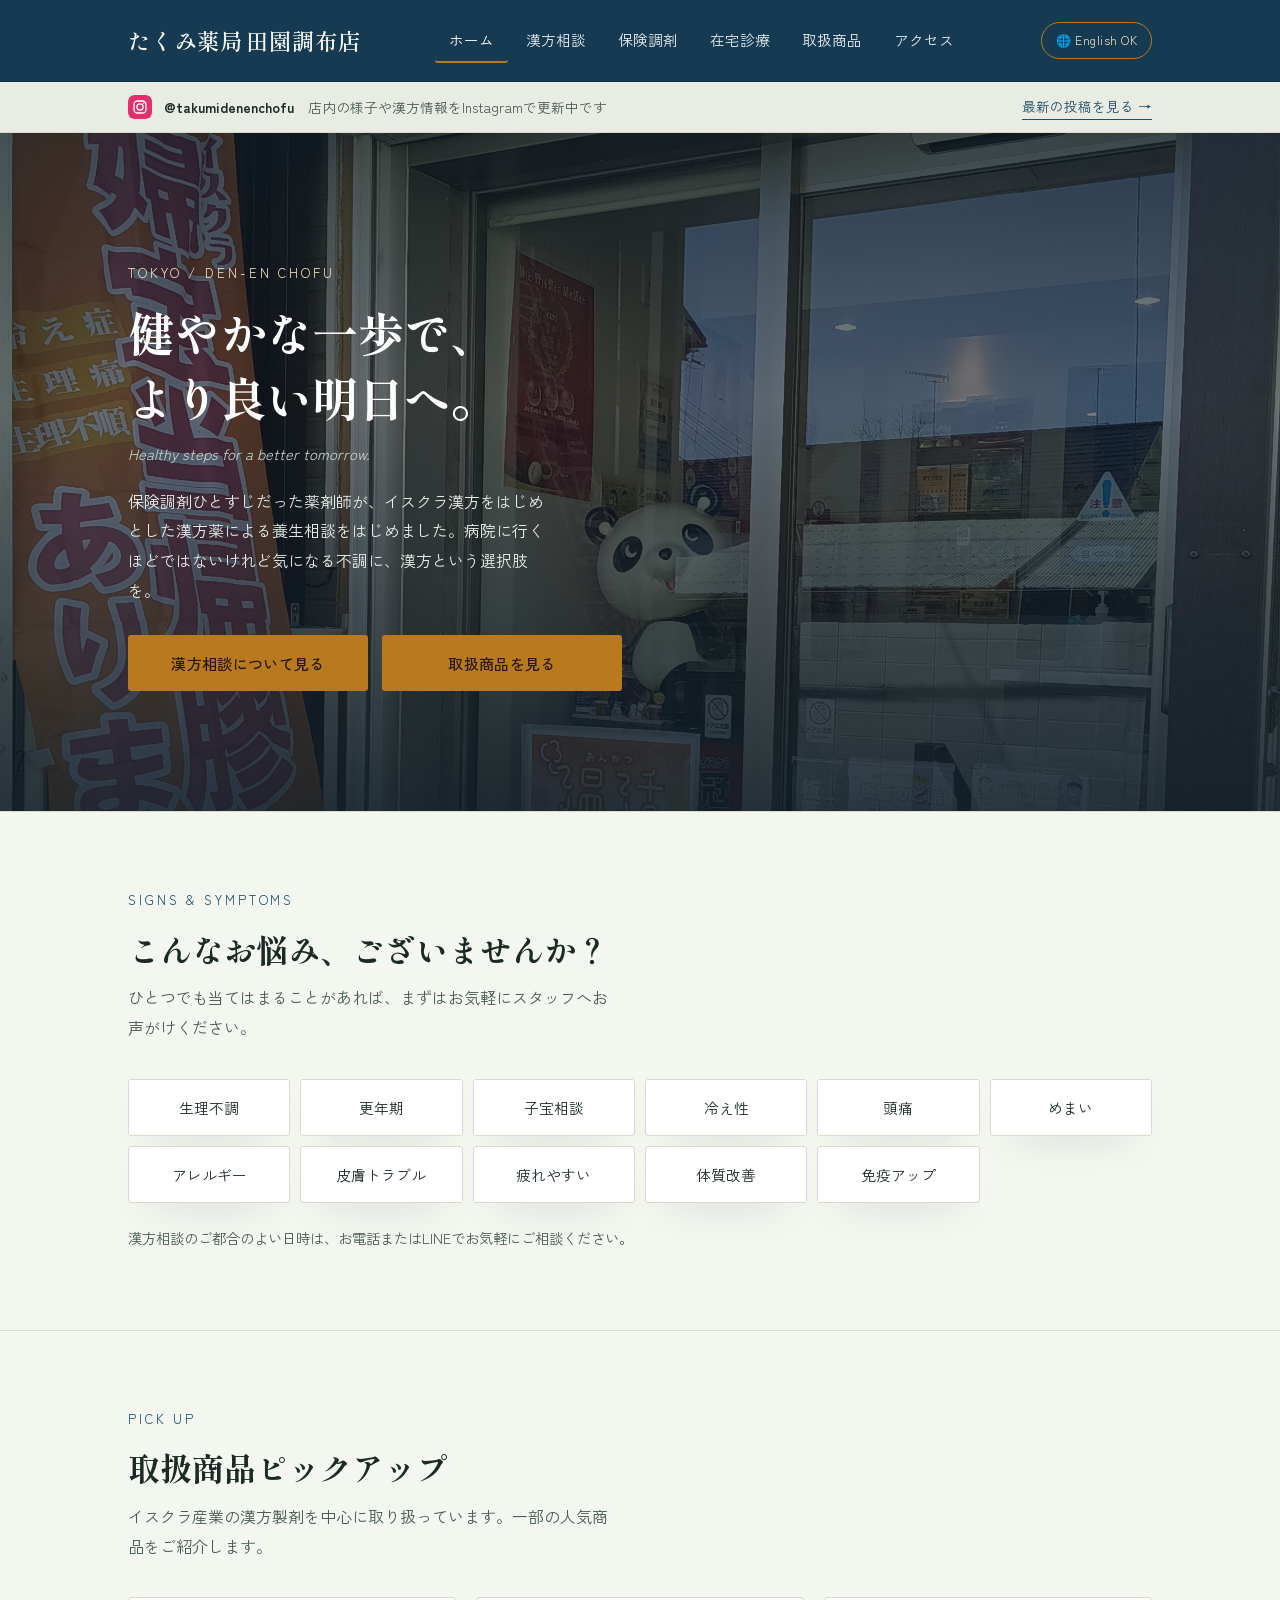
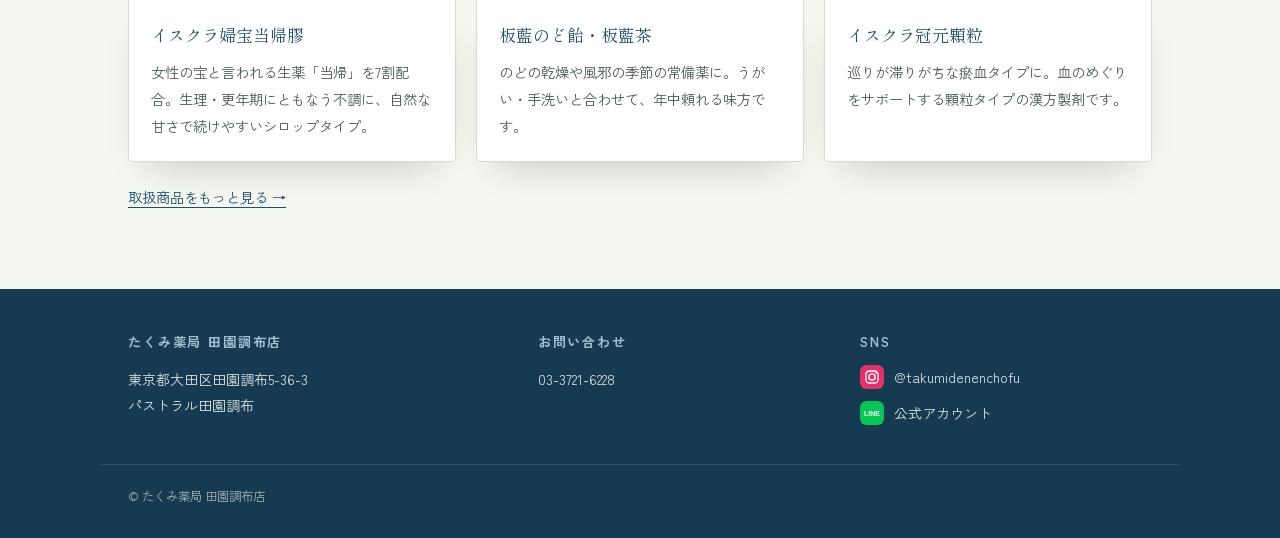
<file: index.html>
<!doctype html>
<html lang="ja">
<head>
<meta charset="utf-8">
<meta name="viewport" content="width=device-width, initial-scale=1">
<title>たくみ薬局 田園調布店</title>
<link rel="stylesheet" href="https://fonts.googleapis.com/css2?family=Shippori+Mincho:wght@400;500;600;800&family=Zen+Kaku+Gothic+New:wght@400;500;700;900&display=swap">
<link rel="stylesheet" href="style.css">
</head>
<body>
<header class="site-header">
  <div class="header-inner">
    <a class="brand" href="index.html">
      <span class="brand-jp">たくみ薬局</span>
      <span class="brand-sub">田園調布店</span>
    </a>
    <nav class="site-nav">
      <a href="index.html" aria-current="page">ホーム</a>
      <a href="kampo.html">漢方相談</a>
      <a href="hoken-chozai.html">保険調剤</a>
      <a href="zaitaku.html">在宅診療</a>
      <a href="products.html">取扱商品</a>
      <a href="access.html">アクセス</a>
    </nav>
    <span class="lang-badge">🌐 English OK</span>
  </div>
</header>

<div class="insta-banner">
  <div class="wrap">
    <svg viewBox="0 0 48 48" xmlns="http://www.w3.org/2000/svg" role="img" aria-label="Instagram"><rect width="48" height="48" rx="12" fill="#E1306C"/><rect x="12" y="12" width="24" height="24" rx="7" fill="none" stroke="#fff" stroke-width="2.6"/><circle cx="24" cy="24" r="6.2" fill="none" stroke="#fff" stroke-width="2.6"/><circle cx="31.6" cy="16.4" r="1.6" fill="#fff"/></svg>
    <span class="label"><strong>@takumidenenchofu</strong>　店内の様子や漢方情報をInstagramで更新中です</span>
    <a class="cta" href="https://www.instagram.com/takumidenenchofu" target="_blank" rel="noopener">最新の投稿を見る →</a>
  </div>
</div>

<section class="hero">
  <div class="hero-media">
    <img src="images/hero-main.jpg" alt="たくみ薬局 田園調布店の店内">
  </div>
  <div class="hero-copy">
    <p class="eyebrow">Tokyo / Den-en chofu</p>
    <h1>健やかな一歩で、<br>より良い明日へ。</h1>
    <p class="lead-en">Healthy steps for a better tomorrow.</p>
    <p class="lead">保険調剤ひとすじだった薬剤師が、イスクラ漢方をはじめとした漢方薬による養生相談をはじめました。病院に行くほどではないけれど気になる不調に、漢方という選択肢を。</p>
    <div class="hero-actions">
      <a class="btn btn-primary" href="kampo.html">漢方相談について見る</a>
      <a class="btn btn-primary" href="products.html">取扱商品を見る</a>
    </div>
  </div>
</section>

<section>
  <div class="wrap">
    <div class="section-head">
      <p class="eyebrow">SIGNS &amp; SYMPTOMS</p>
      <h2>こんなお悩み、ございませんか？</h2>
      <p>ひとつでも当てはまることがあれば、まずはお気軽にスタッフへお声がけください。</p>
    </div>
    <ul class="tag-grid">
      <li>生理不調</li>
      <li>更年期</li>
      <li>子宝相談</li>
      <li>冷え性</li>
      <li>頭痛</li>
      <li>めまい</li>
      <li>アレルギー</li>
      <li>皮膚トラブル</li>
      <li>疲れやすい</li>
      <li>体質改善</li>
      <li>免疫アップ</li>
    </ul>
    <p class="note">漢方相談のご都合のよい日時は、お電話またはLINEでお気軽にご相談ください。</p>
  </div>
</section>

<section>
  <div class="wrap">
    <div class="section-head">
      <p class="eyebrow">PICK UP</p>
      <h2>取扱商品ピックアップ</h2>
      <p>イスクラ産業の漢方製剤を中心に取り扱っています。一部の人気商品をご紹介します。</p>
    </div>
    <div class="featured-strip">
      <div class="featured-card">
        <p class="name">イスクラ婦宝当帰膠</p>
        <p>女性の宝と言われる生薬「当帰」を7割配合。生理・更年期にともなう不調に、自然な甘さで続けやすいシロップタイプ。</p>
      </div>
      <div class="featured-card">
        <p class="name">板藍のど飴・板藍茶</p>
        <p>のどの乾燥や風邪の季節の常備薬に。うがい・手洗いと合わせて、年中頼れる味方です。</p>
      </div>
      <div class="featured-card">
        <p class="name">イスクラ冠元顆粒</p>
        <p>巡りが滞りがちな瘀血タイプに。血のめぐりをサポートする顆粒タイプの漢方製剤です。</p>
      </div>
    </div>
    <p class="note"><a href="products.html" style="color:var(--indigo); border-bottom:1px solid var(--indigo); text-decoration:none;">取扱商品をもっと見る →</a></p>
  </div>
</section>

<footer class="site-footer">
  <div class="wrap footer-inner">
    <div>
      <h4>たくみ薬局 田園調布店</h4>
      <p>東京都大田区田園調布5-36-3<br>パストラル田園調布</p>
    </div>
    <div>
      <h4>お問い合わせ</h4>
      <p><a href="tel:0337216228">03-3721-6228</a></p>
    </div>
    <div>
      <h4>SNS</h4>
      <div class="footer-sns-links">
        <a href="https://www.instagram.com/takumidenenchofu" target="_blank" rel="noopener">
          <svg viewBox="0 0 48 48" xmlns="http://www.w3.org/2000/svg" role="img" aria-label="Instagram"><rect width="48" height="48" rx="12" fill="#E1306C"/><rect x="12" y="12" width="24" height="24" rx="7" fill="none" stroke="#fff" stroke-width="2.6"/><circle cx="24" cy="24" r="6.2" fill="none" stroke="#fff" stroke-width="2.6"/><circle cx="31.6" cy="16.4" r="1.6" fill="#fff"/></svg>
          <span>@takumidenenchofu</span>
        </a>
        <a href="https://lin.ee/nmtRmc0" target="_blank" rel="noopener">
          <svg viewBox="0 0 48 48" xmlns="http://www.w3.org/2000/svg" role="img" aria-label="LINE"><rect width="48" height="48" rx="12" fill="#06C755"/><text x="24" y="30" text-anchor="middle" font-family="Arial, Helvetica, sans-serif" font-weight="700" font-size="14" fill="#ffffff">LINE</text></svg>
          <span>公式アカウント</span>
        </a>
      </div>
    </div>
  </div>
  <div class="footer-bottom wrap">
    &copy; たくみ薬局 田園調布店
  </div>
</footer>
</body>
</html>
</file>
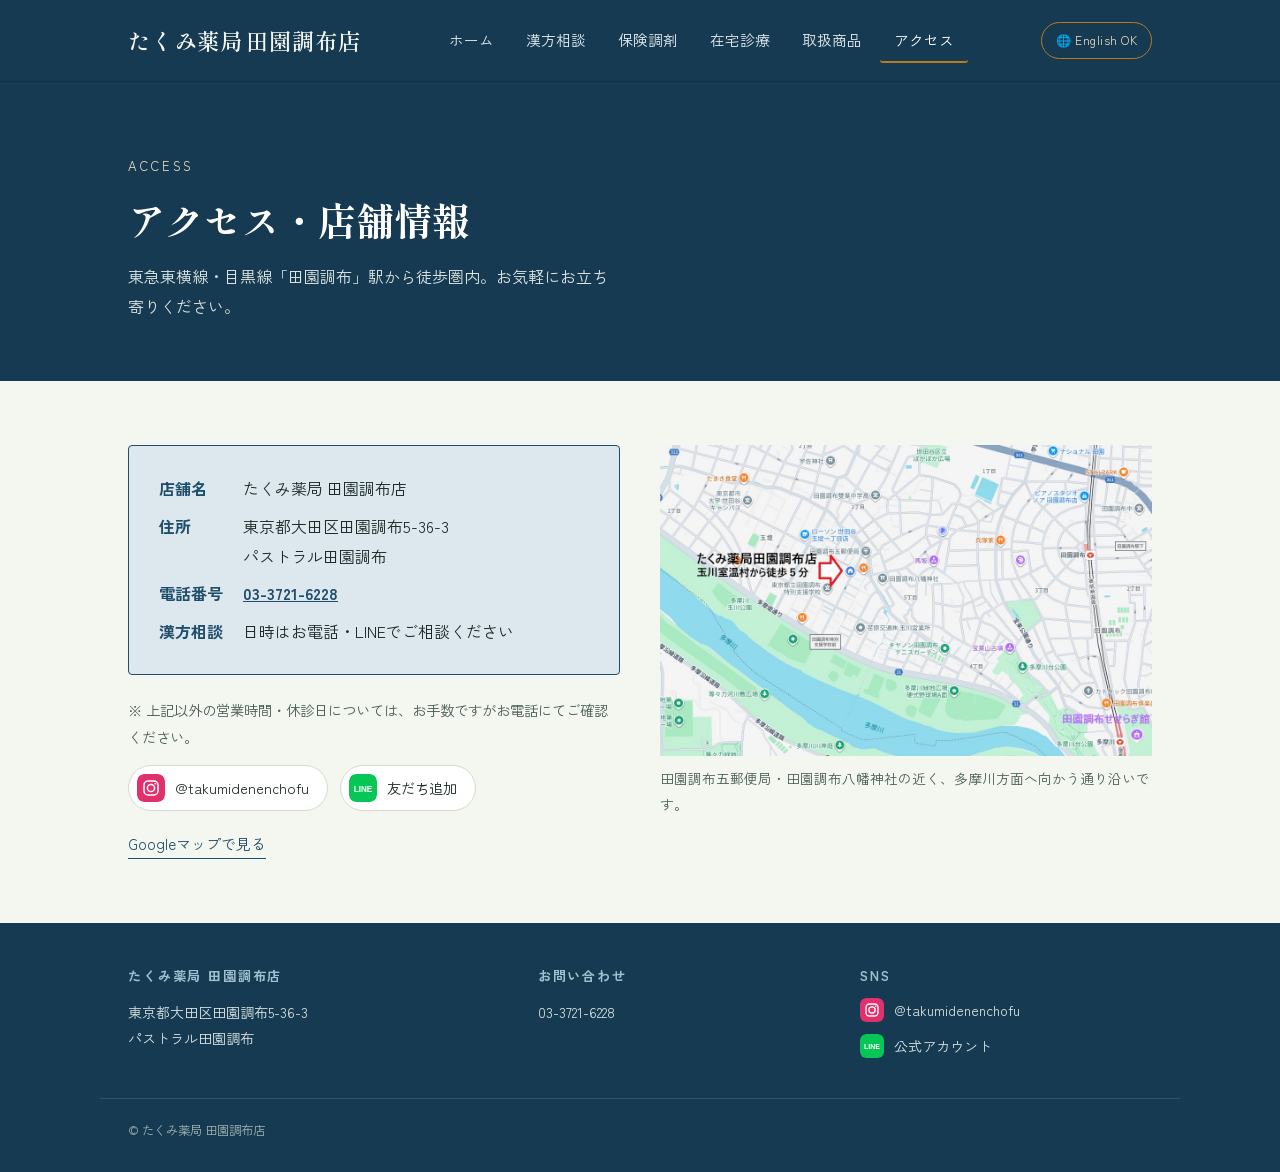
<file: access.html>
<!doctype html>
<html lang="ja">
<head>
<meta charset="utf-8">
<meta name="viewport" content="width=device-width, initial-scale=1">
<title>アクセス | たくみ薬局 田園調布店</title>
<link rel="stylesheet" href="https://fonts.googleapis.com/css2?family=Shippori+Mincho:wght@400;500;600;800&family=Zen+Kaku+Gothic+New:wght@400;500;700;900&display=swap">
<link rel="stylesheet" href="style.css">
</head>
<body>
<header class="site-header">
  <div class="header-inner">
    <a class="brand" href="index.html">
      <span class="brand-jp">たくみ薬局</span>
      <span class="brand-sub">田園調布店</span>
    </a>
    <nav class="site-nav">
      <a href="index.html">ホーム</a>
      <a href="kampo.html">漢方相談</a>
      <a href="hoken-chozai.html">保険調剤</a>
      <a href="zaitaku.html">在宅診療</a>
      <a href="products.html">取扱商品</a>
      <a href="access.html" aria-current="page">アクセス</a>
    </nav>
    <span class="lang-badge">🌐 English OK</span>
  </div>
</header>

<div class="page-banner">
  <div class="wrap">
    <p class="eyebrow">ACCESS</p>
    <h1>アクセス・店舗情報</h1>
    <p>東急東横線・目黒線「田園調布」駅から徒歩圏内。お気軽にお立ち寄りください。</p>
  </div>
</div>

<section>
  <div class="wrap">
    <div class="contact-grid">
      <div>
        <div class="info-box">
          <dl>
            <dt>店舗名</dt>
            <dd>たくみ薬局 田園調布店</dd>
            <dt>住所</dt>
            <dd>東京都大田区田園調布5-36-3<br>パストラル田園調布</dd>
            <dt>電話番号</dt>
            <dd><a href="tel:0337216228" style="color:var(--indigo); font-weight:700;">03-3721-6228</a></dd>
            <dt>漢方相談</dt>
            <dd>日時はお電話・LINEでご相談ください</dd>
          </dl>
        </div>
        <p class="note">※ 上記以外の営業時間・休診日については、お手数ですがお電話にてご確認ください。</p>

        <div class="sns-buttons">
          <a class="sns-button" href="https://www.instagram.com/takumidenenchofu" target="_blank" rel="noopener">
            <svg viewBox="0 0 48 48" xmlns="http://www.w3.org/2000/svg" role="img" aria-label="Instagram"><rect width="48" height="48" rx="12" fill="#E1306C"/><rect x="12" y="12" width="24" height="24" rx="7" fill="none" stroke="#fff" stroke-width="2.6"/><circle cx="24" cy="24" r="6.2" fill="none" stroke="#fff" stroke-width="2.6"/><circle cx="31.6" cy="16.4" r="1.6" fill="#fff"/></svg>
            <span>@takumidenenchofu</span>
          </a>
          <a class="sns-button" href="https://lin.ee/nmtRmc0" target="_blank" rel="noopener">
            <svg viewBox="0 0 48 48" xmlns="http://www.w3.org/2000/svg" role="img" aria-label="LINE"><rect width="48" height="48" rx="12" fill="#06C755"/><text x="24" y="30" text-anchor="middle" font-family="Arial, Helvetica, sans-serif" font-weight="700" font-size="14" fill="#ffffff">LINE</text></svg>
            <span>友だち追加</span>
          </a>
        </div>
        <ul class="sns-list">
          <li><a href="https://www.google.com/maps/place/%E3%81%9F%E3%81%8F%E3%81%BF%E8%96%AC%E5%B1%80+%E7%94%B0%E5%9C%92%E8%AA%BF%E5%B8%83%E5%BA%97/@35.5967974,139.608437,13z/data=!4m10!1m2!2m1!1z44Gf44GP44G_6Jas5bGA!3m6!1s0x6018f5d81b7869eb:0x521988f1e5ef9231!8m2!3d35.5963204!4d139.6556589!15sCg_jgZ_jgY_jgb_olqzlsYCSAQhwaGFybWFjeeABAA!16s%2Fg%2F11wx0h2r_t" target="_blank" rel="noopener">Googleマップで見る</a></li>
        </ul>
      </div>

      <div>
        <img src="images/store-map.jpg" alt="たくみ薬局 田園調布店 周辺地図">
        <p class="map-caption">田園調布五郵便局・田園調布八幡神社の近く、多摩川方面へ向かう通り沿いです。</p>
      </div>
    </div>
  </div>
</section>

<footer class="site-footer">
  <div class="wrap footer-inner">
    <div>
      <h4>たくみ薬局 田園調布店</h4>
      <p>東京都大田区田園調布5-36-3<br>パストラル田園調布</p>
    </div>
    <div>
      <h4>お問い合わせ</h4>
      <p><a href="tel:0337216228">03-3721-6228</a></p>
    </div>
    <div>
      <h4>SNS</h4>
      <div class="footer-sns-links">
        <a href="https://www.instagram.com/takumidenenchofu" target="_blank" rel="noopener">
          <svg viewBox="0 0 48 48" xmlns="http://www.w3.org/2000/svg" role="img" aria-label="Instagram"><rect width="48" height="48" rx="12" fill="#E1306C"/><rect x="12" y="12" width="24" height="24" rx="7" fill="none" stroke="#fff" stroke-width="2.6"/><circle cx="24" cy="24" r="6.2" fill="none" stroke="#fff" stroke-width="2.6"/><circle cx="31.6" cy="16.4" r="1.6" fill="#fff"/></svg>
          <span>@takumidenenchofu</span>
        </a>
        <a href="https://lin.ee/nmtRmc0" target="_blank" rel="noopener">
          <svg viewBox="0 0 48 48" xmlns="http://www.w3.org/2000/svg" role="img" aria-label="LINE"><rect width="48" height="48" rx="12" fill="#06C755"/><text x="24" y="30" text-anchor="middle" font-family="Arial, Helvetica, sans-serif" font-weight="700" font-size="14" fill="#ffffff">LINE</text></svg>
          <span>公式アカウント</span>
        </a>
      </div>
    </div>
  </div>
  <div class="footer-bottom wrap">
    &copy; たくみ薬局 田園調布店
  </div>
</footer>
</body>
</html>
</file>
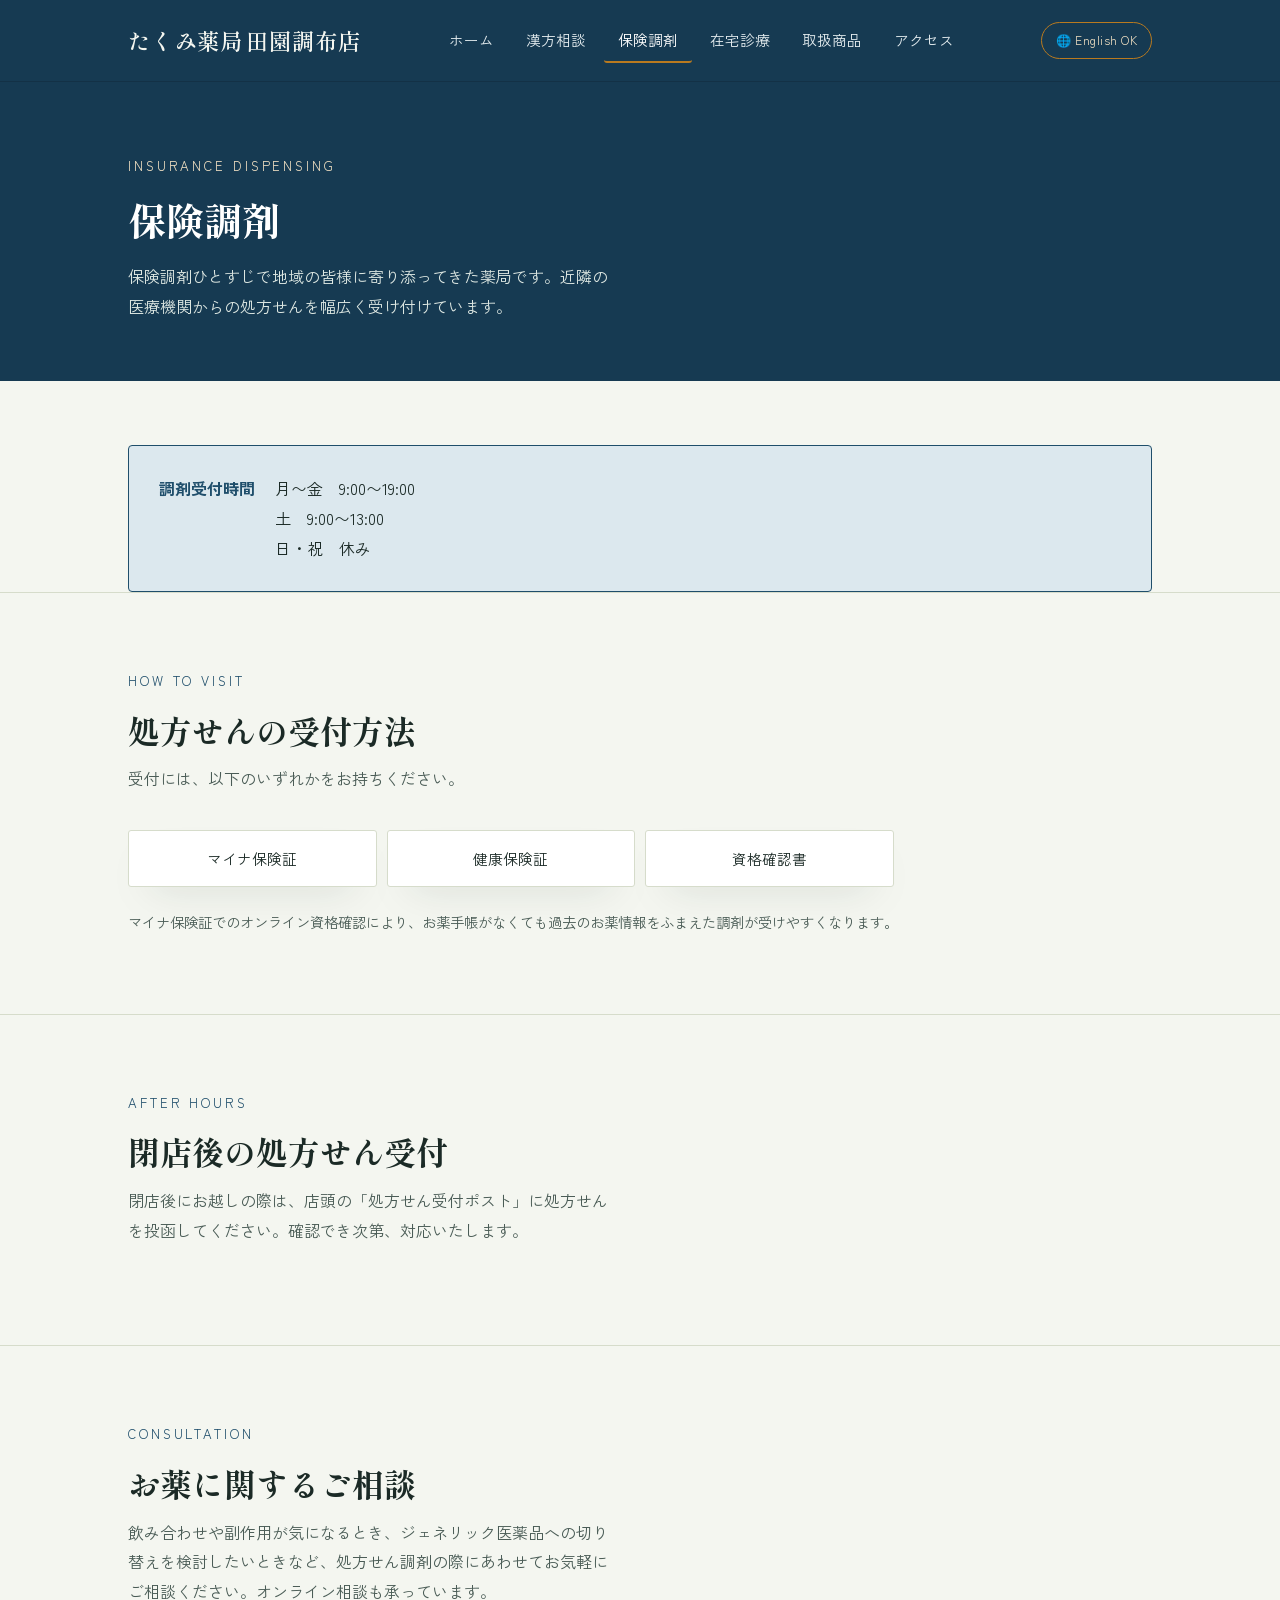
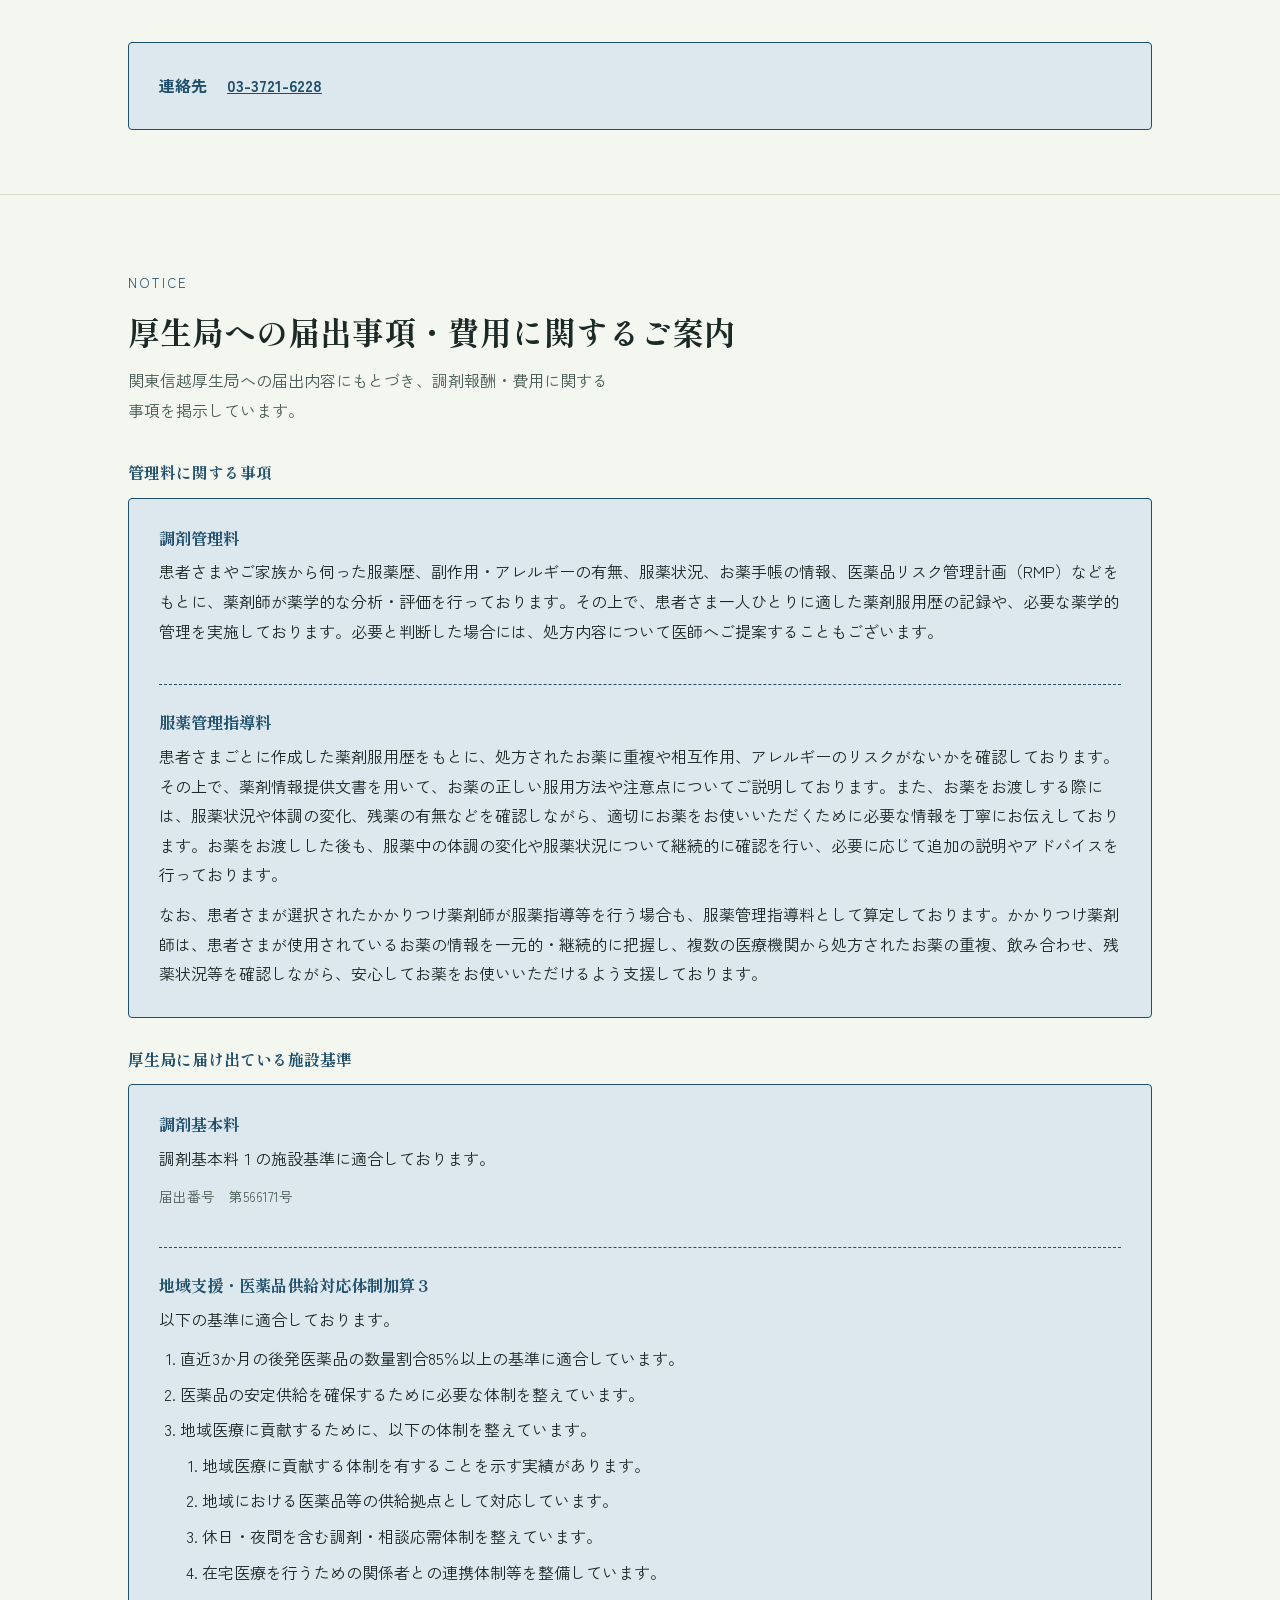
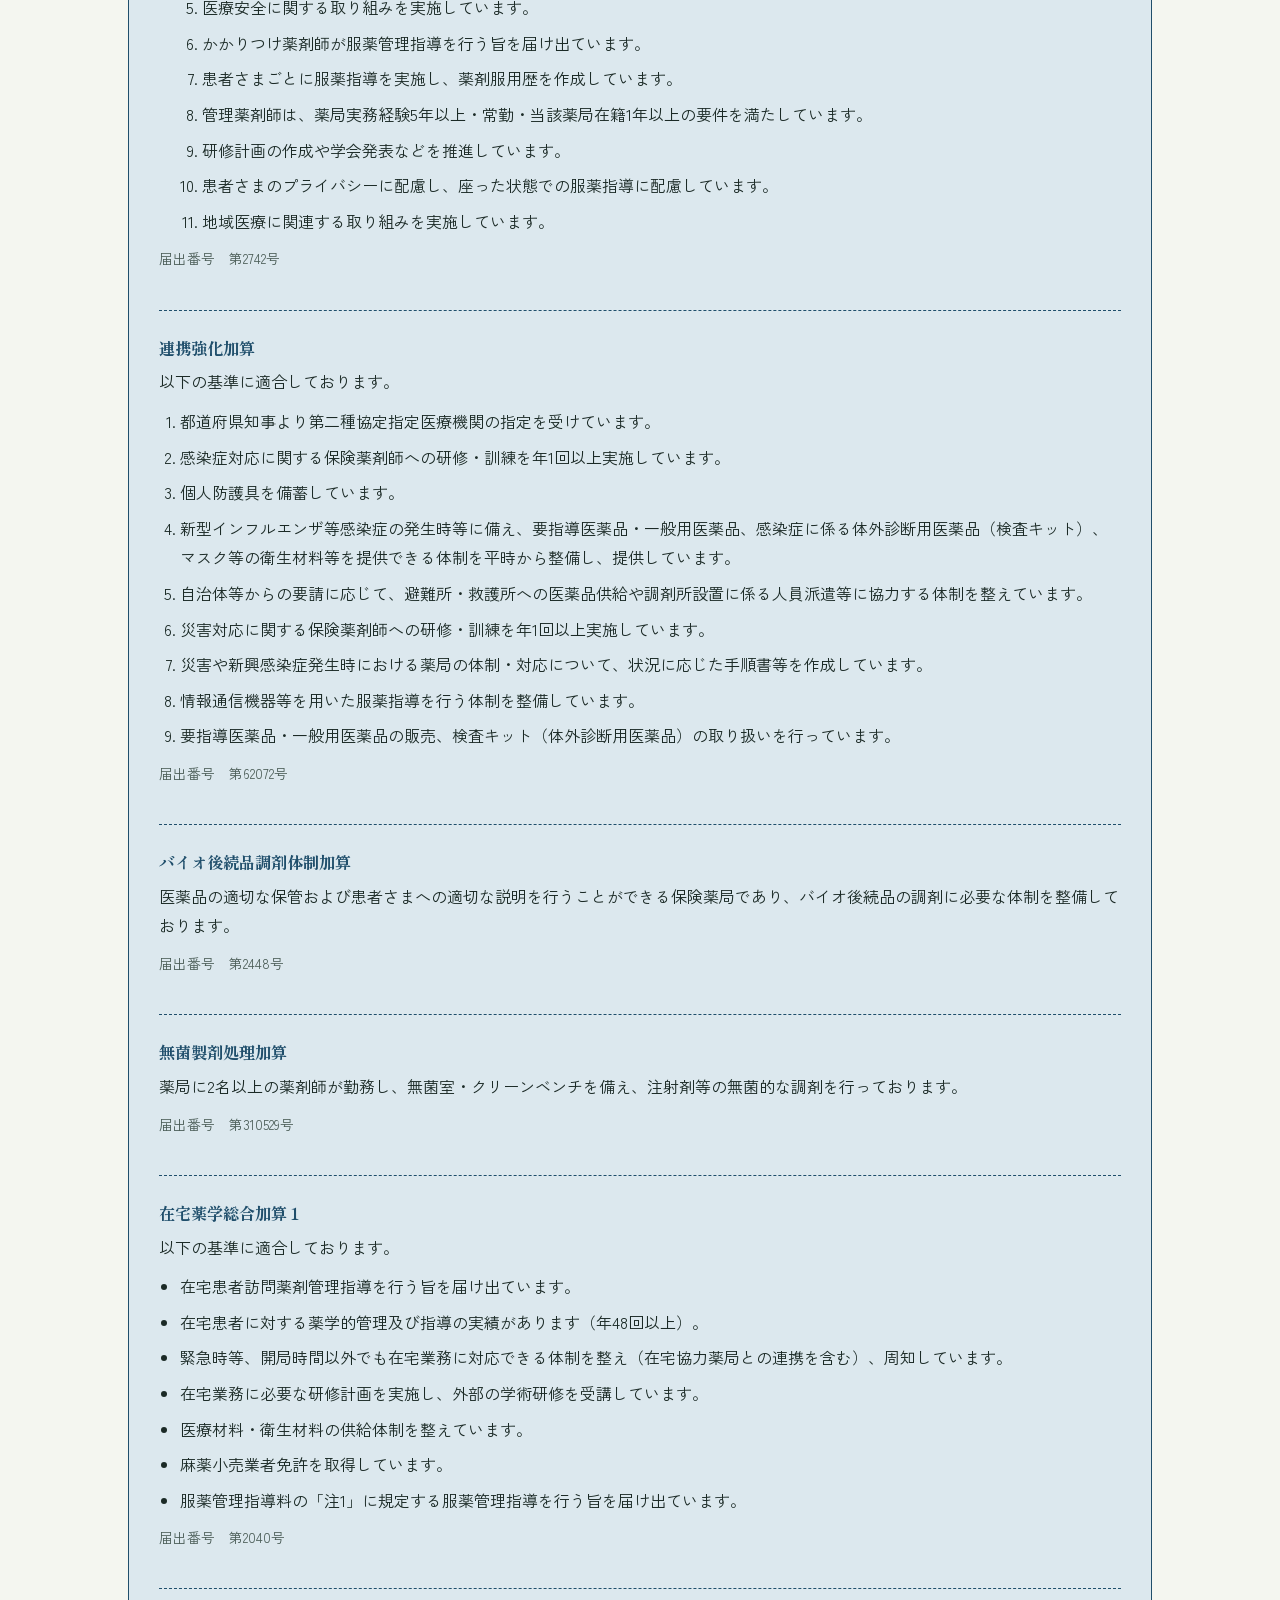
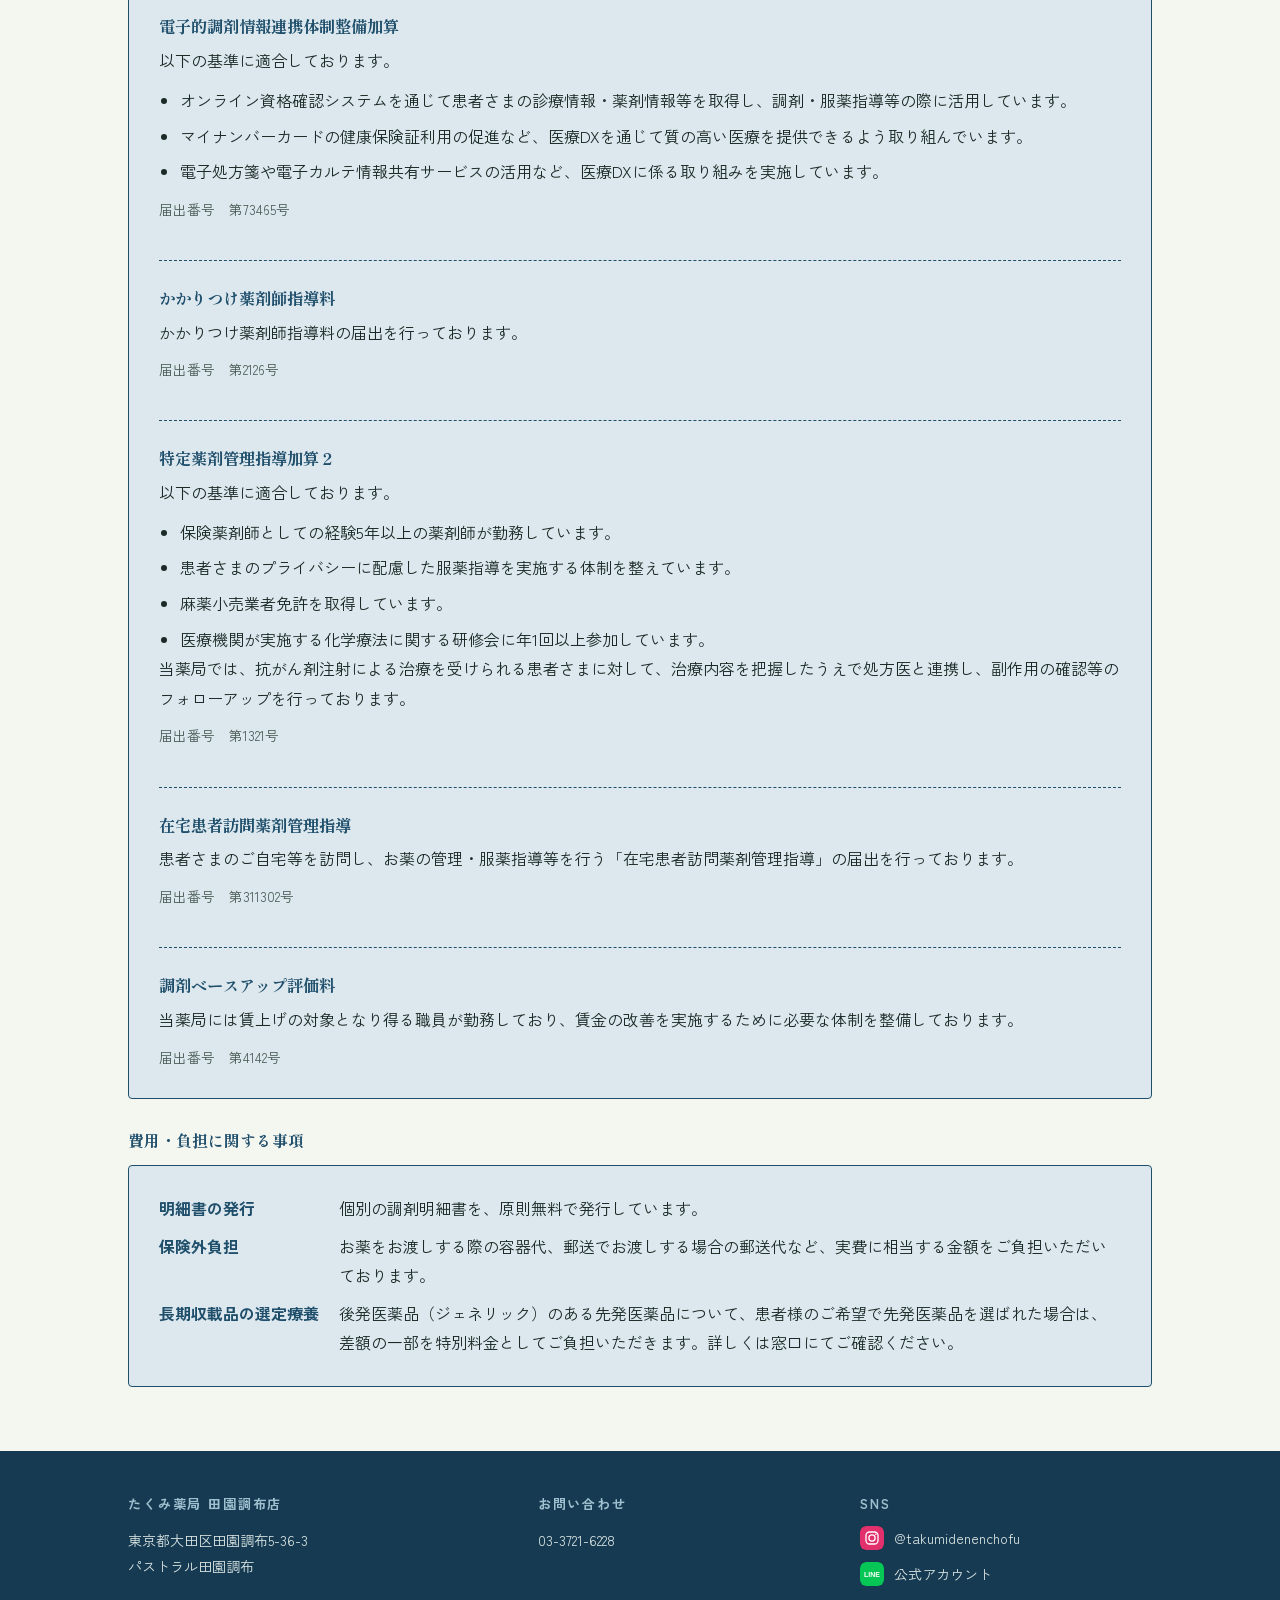
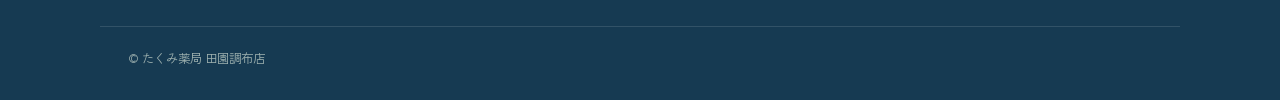
<file: hoken-chozai.html>
<!doctype html>
<html lang="ja">
<head>
<meta charset="utf-8">
<meta name="viewport" content="width=device-width, initial-scale=1">
<title>保険調剤 | たくみ薬局 田園調布店</title>
<link rel="stylesheet" href="https://fonts.googleapis.com/css2?family=Shippori+Mincho:wght@400;500;600;800&family=Zen+Kaku+Gothic+New:wght@400;500;700;900&display=swap">
<link rel="stylesheet" href="style.css">
</head>
<body>
<header class="site-header">
  <div class="header-inner">
    <a class="brand" href="index.html">
      <span class="brand-jp">たくみ薬局</span>
      <span class="brand-sub">田園調布店</span>
    </a>
    <nav class="site-nav">
      <a href="index.html">ホーム</a>
      <a href="kampo.html">漢方相談</a>
      <a href="hoken-chozai.html" aria-current="page">保険調剤</a>
      <a href="zaitaku.html">在宅診療</a>
      <a href="products.html">取扱商品</a>
      <a href="access.html">アクセス</a>
    </nav>
    <span class="lang-badge">🌐 English OK</span>
  </div>
</header>

<div class="page-banner">
  <div class="wrap">
    <p class="eyebrow">INSURANCE DISPENSING</p>
    <h1>保険調剤</h1>
    <p>保険調剤ひとすじで地域の皆様に寄り添ってきた薬局です。近隣の医療機関からの処方せんを幅広く受け付けています。</p>
  </div>
</div>

<section style="padding-bottom:0;">
  <div class="wrap">
    <div class="info-box">
      <dl>
        <dt>調剤受付時間</dt>
        <dd>月〜金　9:00〜19:00<br>土　9:00〜13:00<br>日・祝　休み</dd>
      </dl>
    </div>
  </div>
</section>

<section>
  <div class="wrap">
    <div class="section-head">
      <p class="eyebrow">HOW TO VISIT</p>
      <h2>処方せんの受付方法</h2>
      <p>受付には、以下のいずれかをお持ちください。</p>
    </div>
    <ul class="tag-grid" style="grid-template-columns:repeat(auto-fill,minmax(200px,1fr));">
      <li>マイナ保険証</li>
      <li>健康保険証</li>
      <li>資格確認書</li>
    </ul>
    <p class="note">マイナ保険証でのオンライン資格確認により、お薬手帳がなくても過去のお薬情報をふまえた調剤が受けやすくなります。</p>
  </div>
</section>

<section>
  <div class="wrap">
    <div class="section-head">
      <p class="eyebrow">AFTER HOURS</p>
      <h2>閉店後の処方せん受付</h2>
      <p>閉店後にお越しの際は、店頭の「処方せん受付ポスト」に処方せんを投函してください。確認でき次第、対応いたします。</p>
    </div>
  </div>
</section>

<section>
  <div class="wrap">
    <div class="section-head">
      <p class="eyebrow">CONSULTATION</p>
      <h2>お薬に関するご相談</h2>
      <p>飲み合わせや副作用が気になるとき、ジェネリック医薬品への切り替えを検討したいときなど、処方せん調剤の際にあわせてお気軽にご相談ください。オンライン相談も承っています。</p>
    </div>
    <div class="info-box">
      <dl>
        <dt>連絡先</dt>
        <dd><a href="tel:0337216228" style="color:var(--indigo); font-weight:700;">03-3721-6228</a></dd>
      </dl>
    </div>
  </div>
</section>

<section>
  <div class="wrap">
    <div class="section-head">
      <p class="eyebrow">NOTICE</p>
      <h2>厚生局への届出事項・費用に関するご案内</h2>
      <p>関東信越厚生局への届出内容にもとづき、調剤報酬・費用に関する事項を掲示しています。</p>
    </div>

    <div class="notice-group">
      <h3>管理料に関する事項</h3>
      <div class="info-box">
        <div class="standard-item">
          <h4>調剤管理料</h4>
          <p>患者さまやご家族から伺った服薬歴、副作用・アレルギーの有無、服薬状況、お薬手帳の情報、医薬品リスク管理計画（RMP）などをもとに、薬剤師が薬学的な分析・評価を行っております。その上で、患者さま一人ひとりに適した薬剤服用歴の記録や、必要な薬学的管理を実施しております。必要と判断した場合には、処方内容について医師へご提案することもございます。</p>
        </div>
        <div class="standard-item">
          <h4>服薬管理指導料</h4>
          <p>患者さまごとに作成した薬剤服用歴をもとに、処方されたお薬に重複や相互作用、アレルギーのリスクがないかを確認しております。その上で、薬剤情報提供文書を用いて、お薬の正しい服用方法や注意点についてご説明しております。また、お薬をお渡しする際には、服薬状況や体調の変化、残薬の有無などを確認しながら、適切にお薬をお使いいただくために必要な情報を丁寧にお伝えしております。お薬をお渡しした後も、服薬中の体調の変化や服薬状況について継続的に確認を行い、必要に応じて追加の説明やアドバイスを行っております。</p>
          <p>なお、患者さまが選択されたかかりつけ薬剤師が服薬指導等を行う場合も、服薬管理指導料として算定しております。かかりつけ薬剤師は、患者さまが使用されているお薬の情報を一元的・継続的に把握し、複数の医療機関から処方されたお薬の重複、飲み合わせ、残薬状況等を確認しながら、安心してお薬をお使いいただけるよう支援しております。</p>
        </div>
      </div>
    </div>

    <div class="notice-group">
      <h3>厚生局に届け出ている施設基準</h3>
      <div class="info-box">

        <div class="standard-item">
          <h4>調剤基本料</h4>
          <p>調剤基本料１の施設基準に適合しております。</p>
          <span class="ref-no">届出番号　第566171号</span>
        </div>

        <div class="standard-item">
          <h4>地域支援・医薬品供給対応体制加算３</h4>
          <p>以下の基準に適合しております。</p>
          <ol>
            <li>直近3か月の後発医薬品の数量割合85％以上の基準に適合しています。</li>
            <li>医薬品の安定供給を確保するために必要な体制を整えています。</li>
            <li>地域医療に貢献するために、以下の体制を整えています。
              <ol>
                <li>地域医療に貢献する体制を有することを示す実績があります。</li>
                <li>地域における医薬品等の供給拠点として対応しています。</li>
                <li>休日・夜間を含む調剤・相談応需体制を整えています。</li>
                <li>在宅医療を行うための関係者との連携体制等を整備しています。</li>
                <li>医療安全に関する取り組みを実施しています。</li>
                <li>かかりつけ薬剤師が服薬管理指導を行う旨を届け出ています。</li>
                <li>患者さまごとに服薬指導を実施し、薬剤服用歴を作成しています。</li>
                <li>管理薬剤師は、薬局実務経験5年以上・常勤・当該薬局在籍1年以上の要件を満たしています。</li>
                <li>研修計画の作成や学会発表などを推進しています。</li>
                <li>患者さまのプライバシーに配慮し、座った状態での服薬指導に配慮しています。</li>
                <li>地域医療に関連する取り組みを実施しています。</li>
              </ol>
            </li>
          </ol>
          <span class="ref-no">届出番号　第2742号</span>
        </div>

        <div class="standard-item">
          <h4>連携強化加算</h4>
          <p>以下の基準に適合しております。</p>
          <ol>
            <li>都道府県知事より第二種協定指定医療機関の指定を受けています。</li>
            <li>感染症対応に関する保険薬剤師への研修・訓練を年1回以上実施しています。</li>
            <li>個人防護具を備蓄しています。</li>
            <li>新型インフルエンザ等感染症の発生時等に備え、要指導医薬品・一般用医薬品、感染症に係る体外診断用医薬品（検査キット）、マスク等の衛生材料等を提供できる体制を平時から整備し、提供しています。</li>
            <li>自治体等からの要請に応じて、避難所・救護所への医薬品供給や調剤所設置に係る人員派遣等に協力する体制を整えています。</li>
            <li>災害対応に関する保険薬剤師への研修・訓練を年1回以上実施しています。</li>
            <li>災害や新興感染症発生時における薬局の体制・対応について、状況に応じた手順書等を作成しています。</li>
            <li>情報通信機器等を用いた服薬指導を行う体制を整備しています。</li>
            <li>要指導医薬品・一般用医薬品の販売、検査キット（体外診断用医薬品）の取り扱いを行っています。</li>
          </ol>
          <span class="ref-no">届出番号　第62072号</span>
        </div>

        <div class="standard-item">
          <h4>バイオ後続品調剤体制加算</h4>
          <p>医薬品の適切な保管および患者さまへの適切な説明を行うことができる保険薬局であり、バイオ後続品の調剤に必要な体制を整備しております。</p>
          <span class="ref-no">届出番号　第2448号</span>
        </div>

        <div class="standard-item">
          <h4>無菌製剤処理加算</h4>
          <p>薬局に2名以上の薬剤師が勤務し、無菌室・クリーンベンチを備え、注射剤等の無菌的な調剤を行っております。</p>
          <span class="ref-no">届出番号　第310529号</span>
        </div>

        <div class="standard-item">
          <h4>在宅薬学総合加算１</h4>
          <p>以下の基準に適合しております。</p>
          <ul>
            <li>在宅患者訪問薬剤管理指導を行う旨を届け出ています。</li>
            <li>在宅患者に対する薬学的管理及び指導の実績があります（年48回以上）。</li>
            <li>緊急時等、開局時間以外でも在宅業務に対応できる体制を整え（在宅協力薬局との連携を含む）、周知しています。</li>
            <li>在宅業務に必要な研修計画を実施し、外部の学術研修を受講しています。</li>
            <li>医療材料・衛生材料の供給体制を整えています。</li>
            <li>麻薬小売業者免許を取得しています。</li>
            <li>服薬管理指導料の「注1」に規定する服薬管理指導を行う旨を届け出ています。</li>
          </ul>
          <span class="ref-no">届出番号　第2040号</span>
        </div>

        <div class="standard-item">
          <h4>電子的調剤情報連携体制整備加算</h4>
          <p>以下の基準に適合しております。</p>
          <ul>
            <li>オンライン資格確認システムを通じて患者さまの診療情報・薬剤情報等を取得し、調剤・服薬指導等の際に活用しています。</li>
            <li>マイナンバーカードの健康保険証利用の促進など、医療DXを通じて質の高い医療を提供できるよう取り組んでいます。</li>
            <li>電子処方箋や電子カルテ情報共有サービスの活用など、医療DXに係る取り組みを実施しています。</li>
          </ul>
          <span class="ref-no">届出番号　第73465号</span>
        </div>

        <div class="standard-item">
          <h4>かかりつけ薬剤師指導料</h4>
          <p>かかりつけ薬剤師指導料の届出を行っております。</p>
          <span class="ref-no">届出番号　第2126号</span>
        </div>

        <div class="standard-item">
          <h4>特定薬剤管理指導加算２</h4>
          <p>以下の基準に適合しております。</p>
          <ul>
            <li>保険薬剤師としての経験5年以上の薬剤師が勤務しています。</li>
            <li>患者さまのプライバシーに配慮した服薬指導を実施する体制を整えています。</li>
            <li>麻薬小売業者免許を取得しています。</li>
            <li>医療機関が実施する化学療法に関する研修会に年1回以上参加しています。</li>
          </ul>
          <p>当薬局では、抗がん剤注射による治療を受けられる患者さまに対して、治療内容を把握したうえで処方医と連携し、副作用の確認等のフォローアップを行っております。</p>
          <span class="ref-no">届出番号　第1321号</span>
        </div>

        <div class="standard-item">
          <h4>在宅患者訪問薬剤管理指導</h4>
          <p>患者さまのご自宅等を訪問し、お薬の管理・服薬指導等を行う「在宅患者訪問薬剤管理指導」の届出を行っております。</p>
          <span class="ref-no">届出番号　第311302号</span>
        </div>

        <div class="standard-item">
          <h4>調剤ベースアップ評価料</h4>
          <p>当薬局には賃上げの対象となり得る職員が勤務しており、賃金の改善を実施するために必要な体制を整備しております。</p>
          <span class="ref-no">届出番号　第4142号</span>
        </div>

      </div>
    </div>

    <div class="notice-group">
      <h3>費用・負担に関する事項</h3>
      <div class="info-box">
        <dl>
          <dt>明細書の発行</dt>
          <dd>個別の調剤明細書を、原則無料で発行しています。</dd>
          <dt>保険外負担</dt>
          <dd>お薬をお渡しする際の容器代、郵送でお渡しする場合の郵送代など、実費に相当する金額をご負担いただいております。</dd>
          <dt>長期収載品の選定療養</dt>
          <dd>後発医薬品（ジェネリック）のある先発医薬品について、患者様のご希望で先発医薬品を選ばれた場合は、差額の一部を特別料金としてご負担いただきます。詳しくは窓口にてご確認ください。</dd>
        </dl>
      </div>
    </div>

  </div>
</section>

<footer class="site-footer">
  <div class="wrap footer-inner">
    <div>
      <h4>たくみ薬局 田園調布店</h4>
      <p>東京都大田区田園調布5-36-3<br>パストラル田園調布</p>
    </div>
    <div>
      <h4>お問い合わせ</h4>
      <p><a href="tel:0337216228">03-3721-6228</a></p>
    </div>
    <div>
      <h4>SNS</h4>
      <div class="footer-sns-links">
        <a href="https://www.instagram.com/takumidenenchofu" target="_blank" rel="noopener">
          <svg viewBox="0 0 48 48" xmlns="http://www.w3.org/2000/svg" role="img" aria-label="Instagram"><rect width="48" height="48" rx="12" fill="#E1306C"/><rect x="12" y="12" width="24" height="24" rx="7" fill="none" stroke="#fff" stroke-width="2.6"/><circle cx="24" cy="24" r="6.2" fill="none" stroke="#fff" stroke-width="2.6"/><circle cx="31.6" cy="16.4" r="1.6" fill="#fff"/></svg>
          <span>@takumidenenchofu</span>
        </a>
        <a href="https://lin.ee/nmtRmc0" target="_blank" rel="noopener">
          <svg viewBox="0 0 48 48" xmlns="http://www.w3.org/2000/svg" role="img" aria-label="LINE"><rect width="48" height="48" rx="12" fill="#06C755"/><text x="24" y="30" text-anchor="middle" font-family="Arial, Helvetica, sans-serif" font-weight="700" font-size="14" fill="#ffffff">LINE</text></svg>
          <span>公式アカウント</span>
        </a>
      </div>
    </div>
  </div>
  <div class="footer-bottom wrap">
    &copy; たくみ薬局 田園調布店
  </div>
</footer>
</body>
</html>
</file>
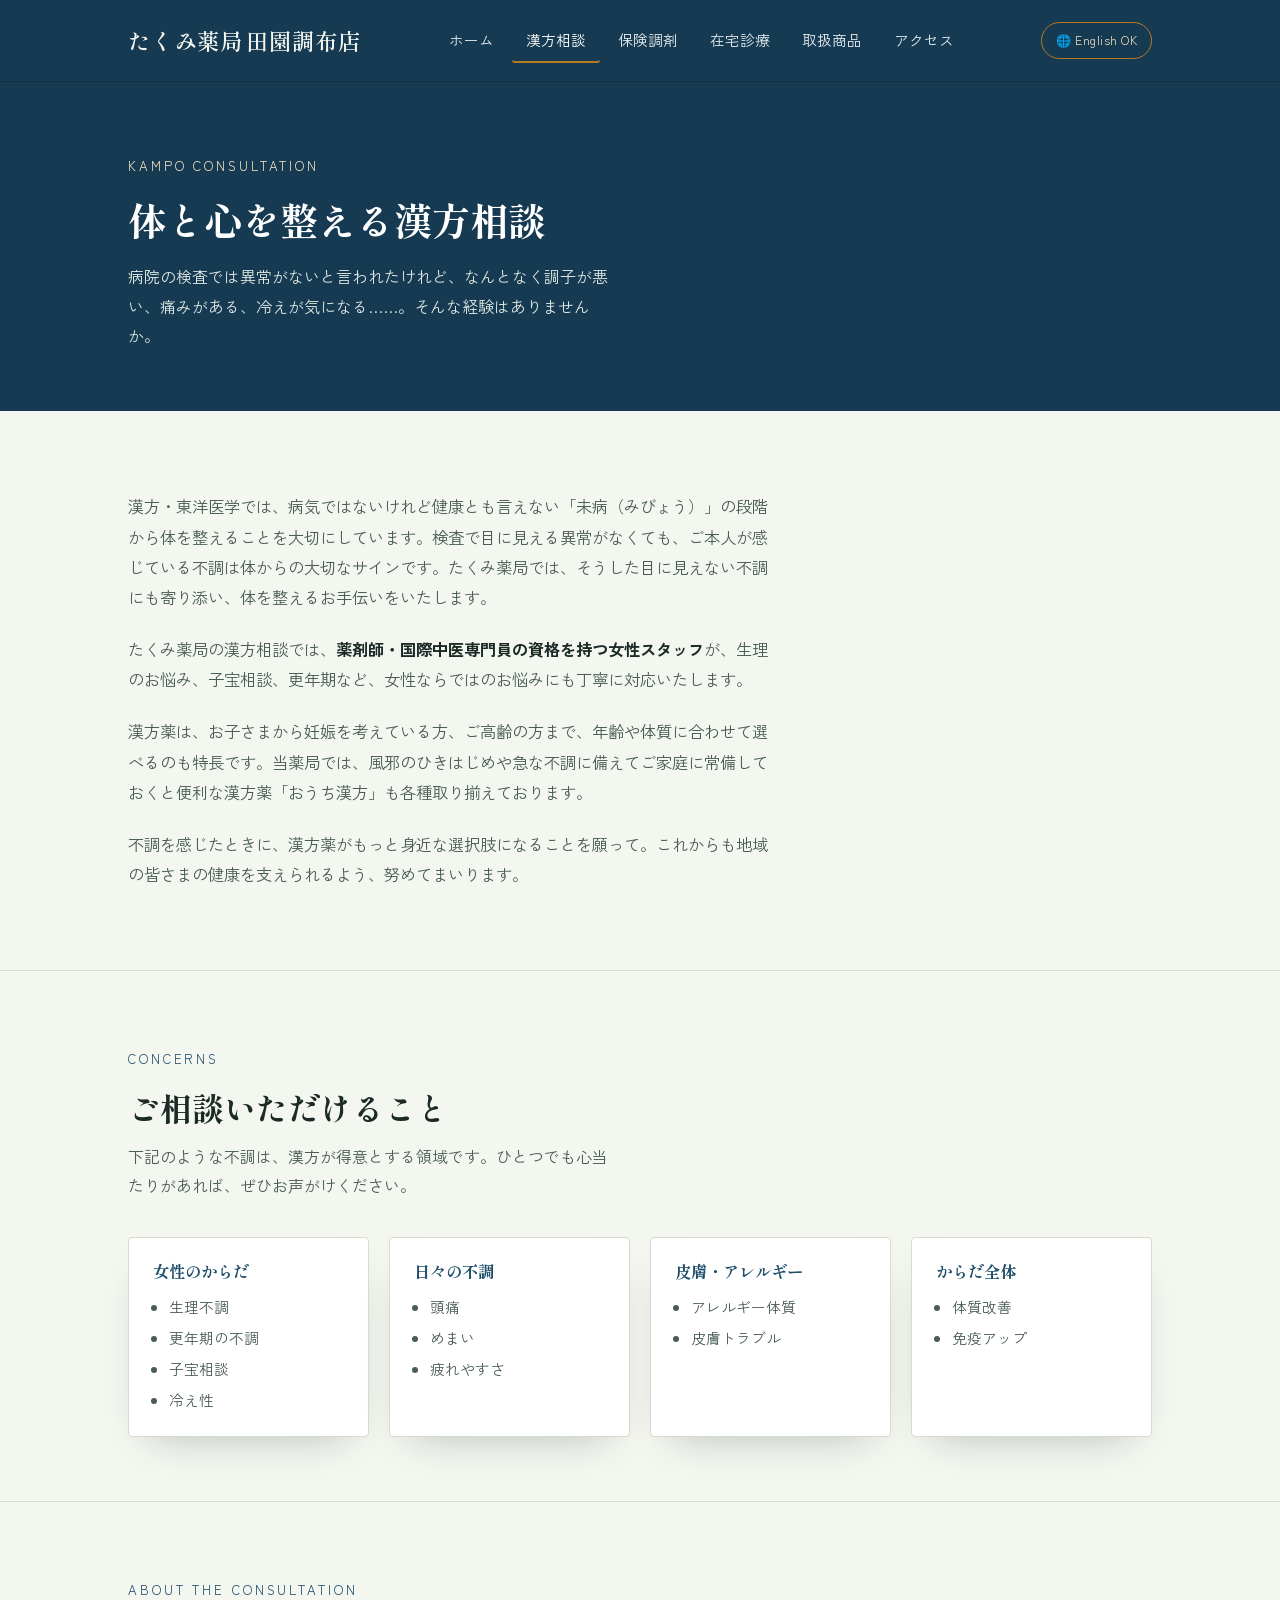
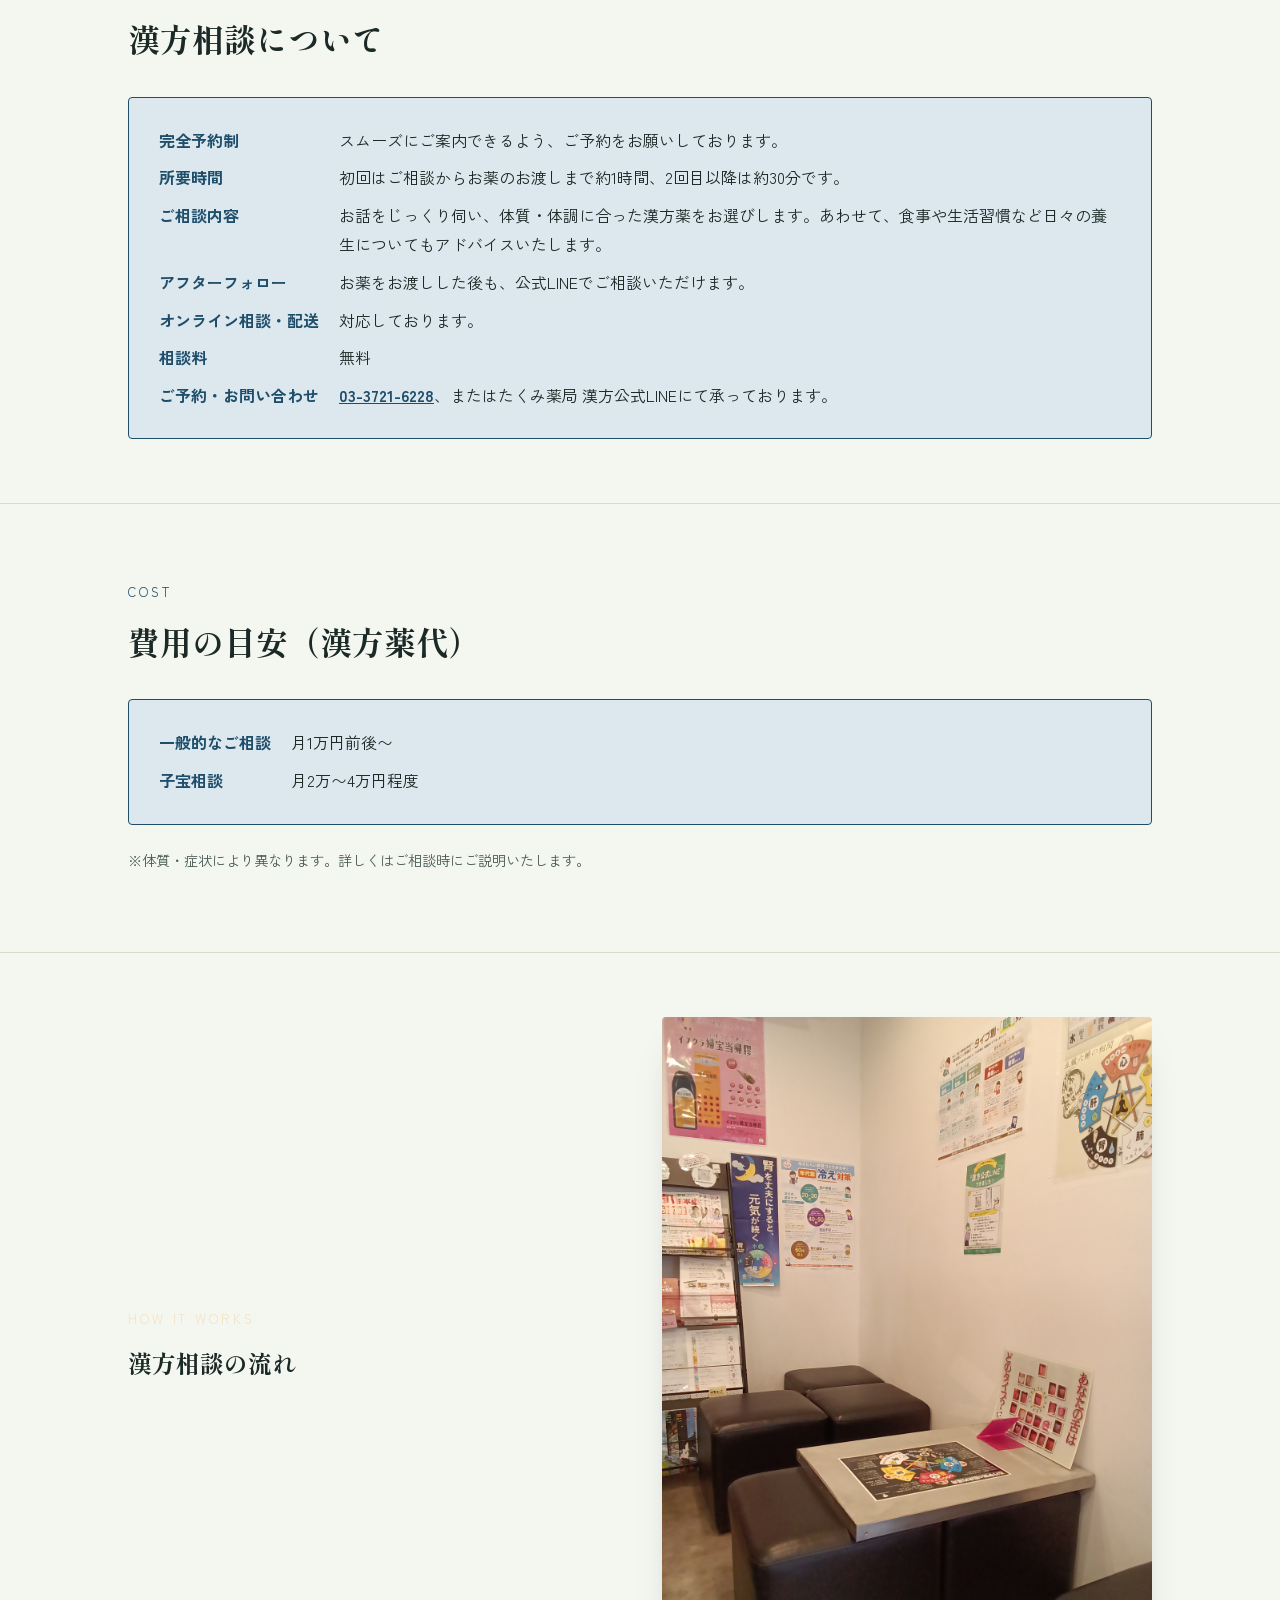
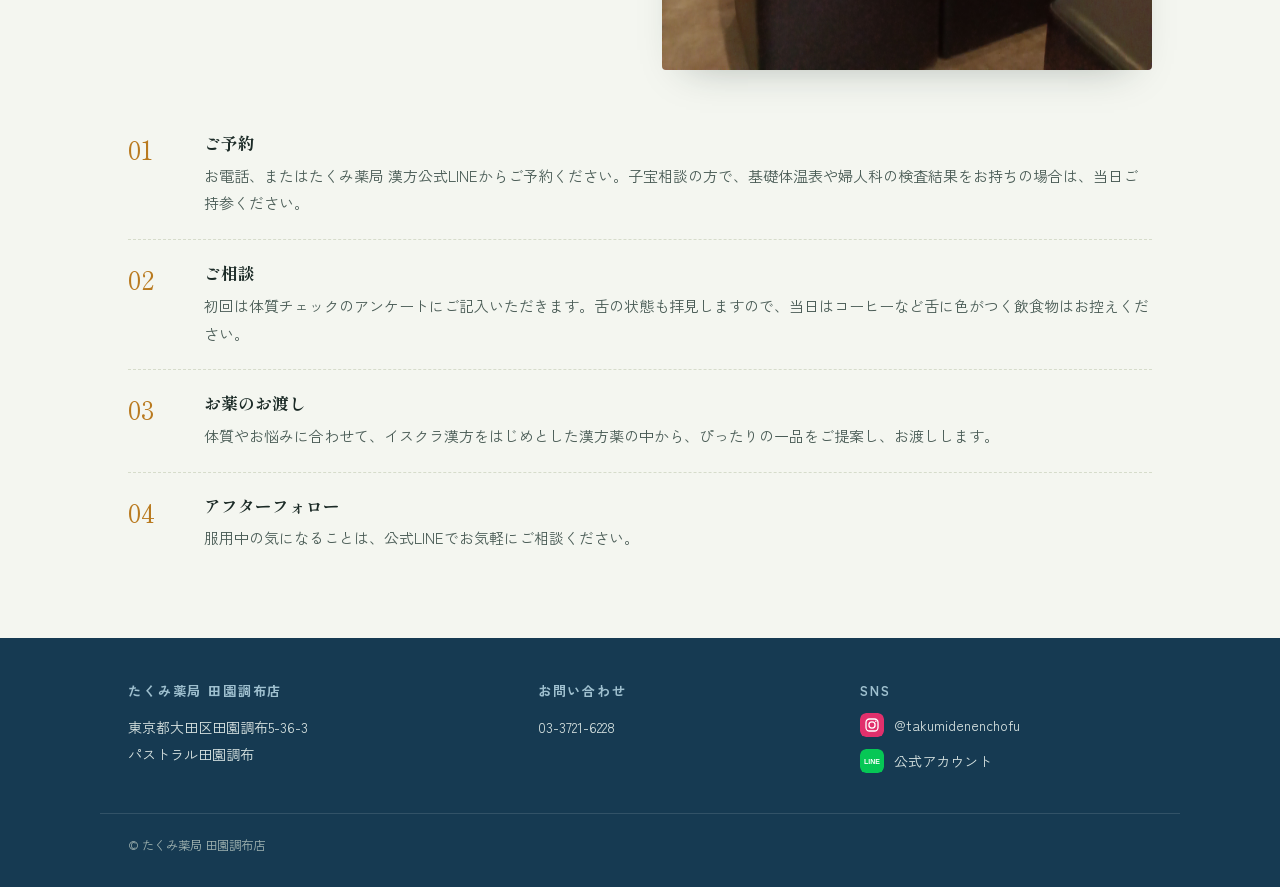
<file: kampo.html>
<!doctype html>
<html lang="ja">
<head>
<meta charset="utf-8">
<meta name="viewport" content="width=device-width, initial-scale=1">
<title>漢方相談 | たくみ薬局 田園調布店</title>
<link rel="stylesheet" href="https://fonts.googleapis.com/css2?family=Shippori+Mincho:wght@400;500;600;800&family=Zen+Kaku+Gothic+New:wght@400;500;700;900&display=swap">
<link rel="stylesheet" href="style.css">
</head>
<body>
<header class="site-header">
  <div class="header-inner">
    <a class="brand" href="index.html">
      <span class="brand-jp">たくみ薬局</span>
      <span class="brand-sub">田園調布店</span>
    </a>
    <nav class="site-nav">
      <a href="index.html">ホーム</a>
      <a href="kampo.html" aria-current="page">漢方相談</a>
      <a href="hoken-chozai.html">保険調剤</a>
      <a href="zaitaku.html">在宅診療</a>
      <a href="products.html">取扱商品</a>
      <a href="access.html">アクセス</a>
    </nav>
    <span class="lang-badge">🌐 English OK</span>
  </div>
</header>

<div class="page-banner">
  <div class="wrap">
    <p class="eyebrow">KAMPO CONSULTATION</p>
    <h1>体と心を整える漢方相談</h1>
    <p>病院の検査では異常がないと言われたけれど、なんとなく調子が悪い、痛みがある、冷えが気になる……。そんな経験はありませんか。</p>
  </div>
</div>

<section>
  <div class="wrap">
    <div class="prose">
      <p>漢方・東洋医学では、病気ではないけれど健康とも言えない「未病（みびょう）」の段階から体を整えることを大切にしています。検査で目に見える異常がなくても、ご本人が感じている不調は体からの大切なサインです。たくみ薬局では、そうした目に見えない不調にも寄り添い、体を整えるお手伝いをいたします。</p>
      <p>たくみ薬局の漢方相談では、<strong>薬剤師・国際中医専門員の資格を持つ女性スタッフ</strong>が、生理のお悩み、子宝相談、更年期など、女性ならではのお悩みにも丁寧に対応いたします。</p>
      <p>漢方薬は、お子さまから妊娠を考えている方、ご高齢の方まで、年齢や体質に合わせて選べるのも特長です。当薬局では、風邪のひきはじめや急な不調に備えてご家庭に常備しておくと便利な漢方薬「おうち漢方」も各種取り揃えております。</p>
      <p>不調を感じたときに、漢方薬がもっと身近な選択肢になることを願って。これからも地域の皆さまの健康を支えられるよう、努めてまいります。</p>
    </div>
  </div>
</section>

<section>
  <div class="wrap">
    <div class="section-head">
      <p class="eyebrow">CONCERNS</p>
      <h2>ご相談いただけること</h2>
      <p>下記のような不調は、漢方が得意とする領域です。ひとつでも心当たりがあれば、ぜひお声がけください。</p>
    </div>
    <div class="concern-groups">
      <div class="concern-group">
        <h3>女性のからだ</h3>
        <ul>
          <li>生理不調</li>
          <li>更年期の不調</li>
          <li>子宝相談</li>
          <li>冷え性</li>
        </ul>
      </div>
      <div class="concern-group">
        <h3>日々の不調</h3>
        <ul>
          <li>頭痛</li>
          <li>めまい</li>
          <li>疲れやすさ</li>
        </ul>
      </div>
      <div class="concern-group">
        <h3>皮膚・アレルギー</h3>
        <ul>
          <li>アレルギー体質</li>
          <li>皮膚トラブル</li>
        </ul>
      </div>
      <div class="concern-group">
        <h3>からだ全体</h3>
        <ul>
          <li>体質改善</li>
          <li>免疫アップ</li>
        </ul>
      </div>
    </div>
  </div>
</section>

<section>
  <div class="wrap">
    <div class="section-head">
      <p class="eyebrow">ABOUT THE CONSULTATION</p>
      <h2>漢方相談について</h2>
    </div>
    <div class="info-box">
      <dl>
        <dt>完全予約制</dt>
        <dd>スムーズにご案内できるよう、ご予約をお願いしております。</dd>
        <dt>所要時間</dt>
        <dd>初回はご相談からお薬のお渡しまで約1時間、2回目以降は約30分です。</dd>
        <dt>ご相談内容</dt>
        <dd>お話をじっくり伺い、体質・体調に合った漢方薬をお選びします。あわせて、食事や生活習慣など日々の養生についてもアドバイスいたします。</dd>
        <dt>アフターフォロー</dt>
        <dd>お薬をお渡しした後も、公式LINEでご相談いただけます。</dd>
        <dt>オンライン相談・配送</dt>
        <dd>対応しております。</dd>
        <dt>相談料</dt>
        <dd>無料</dd>
        <dt>ご予約・お問い合わせ</dt>
        <dd><a href="tel:0337216228" style="color:var(--indigo); font-weight:700;">03-3721-6228</a>、またはたくみ薬局 漢方公式LINEにて承っております。</dd>
      </dl>
    </div>
  </div>
</section>

<section>
  <div class="wrap">
    <div class="section-head">
      <p class="eyebrow">COST</p>
      <h2>費用の目安（漢方薬代）</h2>
    </div>
    <div class="info-box">
      <dl>
        <dt>一般的なご相談</dt>
        <dd>月1万円前後〜</dd>
        <dt>子宝相談</dt>
        <dd>月2万〜4万円程度</dd>
      </dl>
    </div>
    <p class="note">※体質・症状により異なります。詳しくはご相談時にご説明いたします。</p>
  </div>
</section>

<section>
  <div class="wrap">
    <div class="split">
      <div>
        <p class="eyebrow">HOW IT WORKS</p>
        <h2>漢方相談の流れ</h2>
      </div>
      <img src="images/consultation-room.jpg" alt="店内の漢方相談・体質チェックコーナー">
    </div>
    <ol class="flow" style="margin-top:40px;">
      <li>
        <div>
          <h3>ご予約</h3>
          <p>お電話、またはたくみ薬局 漢方公式LINEからご予約ください。子宝相談の方で、基礎体温表や婦人科の検査結果をお持ちの場合は、当日ご持参ください。</p>
        </div>
      </li>
      <li>
        <div>
          <h3>ご相談</h3>
          <p>初回は体質チェックのアンケートにご記入いただきます。舌の状態も拝見しますので、当日はコーヒーなど舌に色がつく飲食物はお控えください。</p>
        </div>
      </li>
      <li>
        <div>
          <h3>お薬のお渡し</h3>
          <p>体質やお悩みに合わせて、イスクラ漢方をはじめとした漢方薬の中から、ぴったりの一品をご提案し、お渡しします。</p>
        </div>
      </li>
      <li>
        <div>
          <h3>アフターフォロー</h3>
          <p>服用中の気になることは、公式LINEでお気軽にご相談ください。</p>
        </div>
      </li>
    </ol>
  </div>
</section>

<footer class="site-footer">
  <div class="wrap footer-inner">
    <div>
      <h4>たくみ薬局 田園調布店</h4>
      <p>東京都大田区田園調布5-36-3<br>パストラル田園調布</p>
    </div>
    <div>
      <h4>お問い合わせ</h4>
      <p><a href="tel:0337216228">03-3721-6228</a></p>
    </div>
    <div>
      <h4>SNS</h4>
      <div class="footer-sns-links">
        <a href="https://www.instagram.com/takumidenenchofu" target="_blank" rel="noopener">
          <svg viewBox="0 0 48 48" xmlns="http://www.w3.org/2000/svg" role="img" aria-label="Instagram"><rect width="48" height="48" rx="12" fill="#E1306C"/><rect x="12" y="12" width="24" height="24" rx="7" fill="none" stroke="#fff" stroke-width="2.6"/><circle cx="24" cy="24" r="6.2" fill="none" stroke="#fff" stroke-width="2.6"/><circle cx="31.6" cy="16.4" r="1.6" fill="#fff"/></svg>
          <span>@takumidenenchofu</span>
        </a>
        <a href="https://lin.ee/nmtRmc0" target="_blank" rel="noopener">
          <svg viewBox="0 0 48 48" xmlns="http://www.w3.org/2000/svg" role="img" aria-label="LINE"><rect width="48" height="48" rx="12" fill="#06C755"/><text x="24" y="30" text-anchor="middle" font-family="Arial, Helvetica, sans-serif" font-weight="700" font-size="14" fill="#ffffff">LINE</text></svg>
          <span>公式アカウント</span>
        </a>
      </div>
    </div>
  </div>
  <div class="footer-bottom wrap">
    &copy; たくみ薬局 田園調布店
  </div>
</footer>
</body>
</html>
</file>
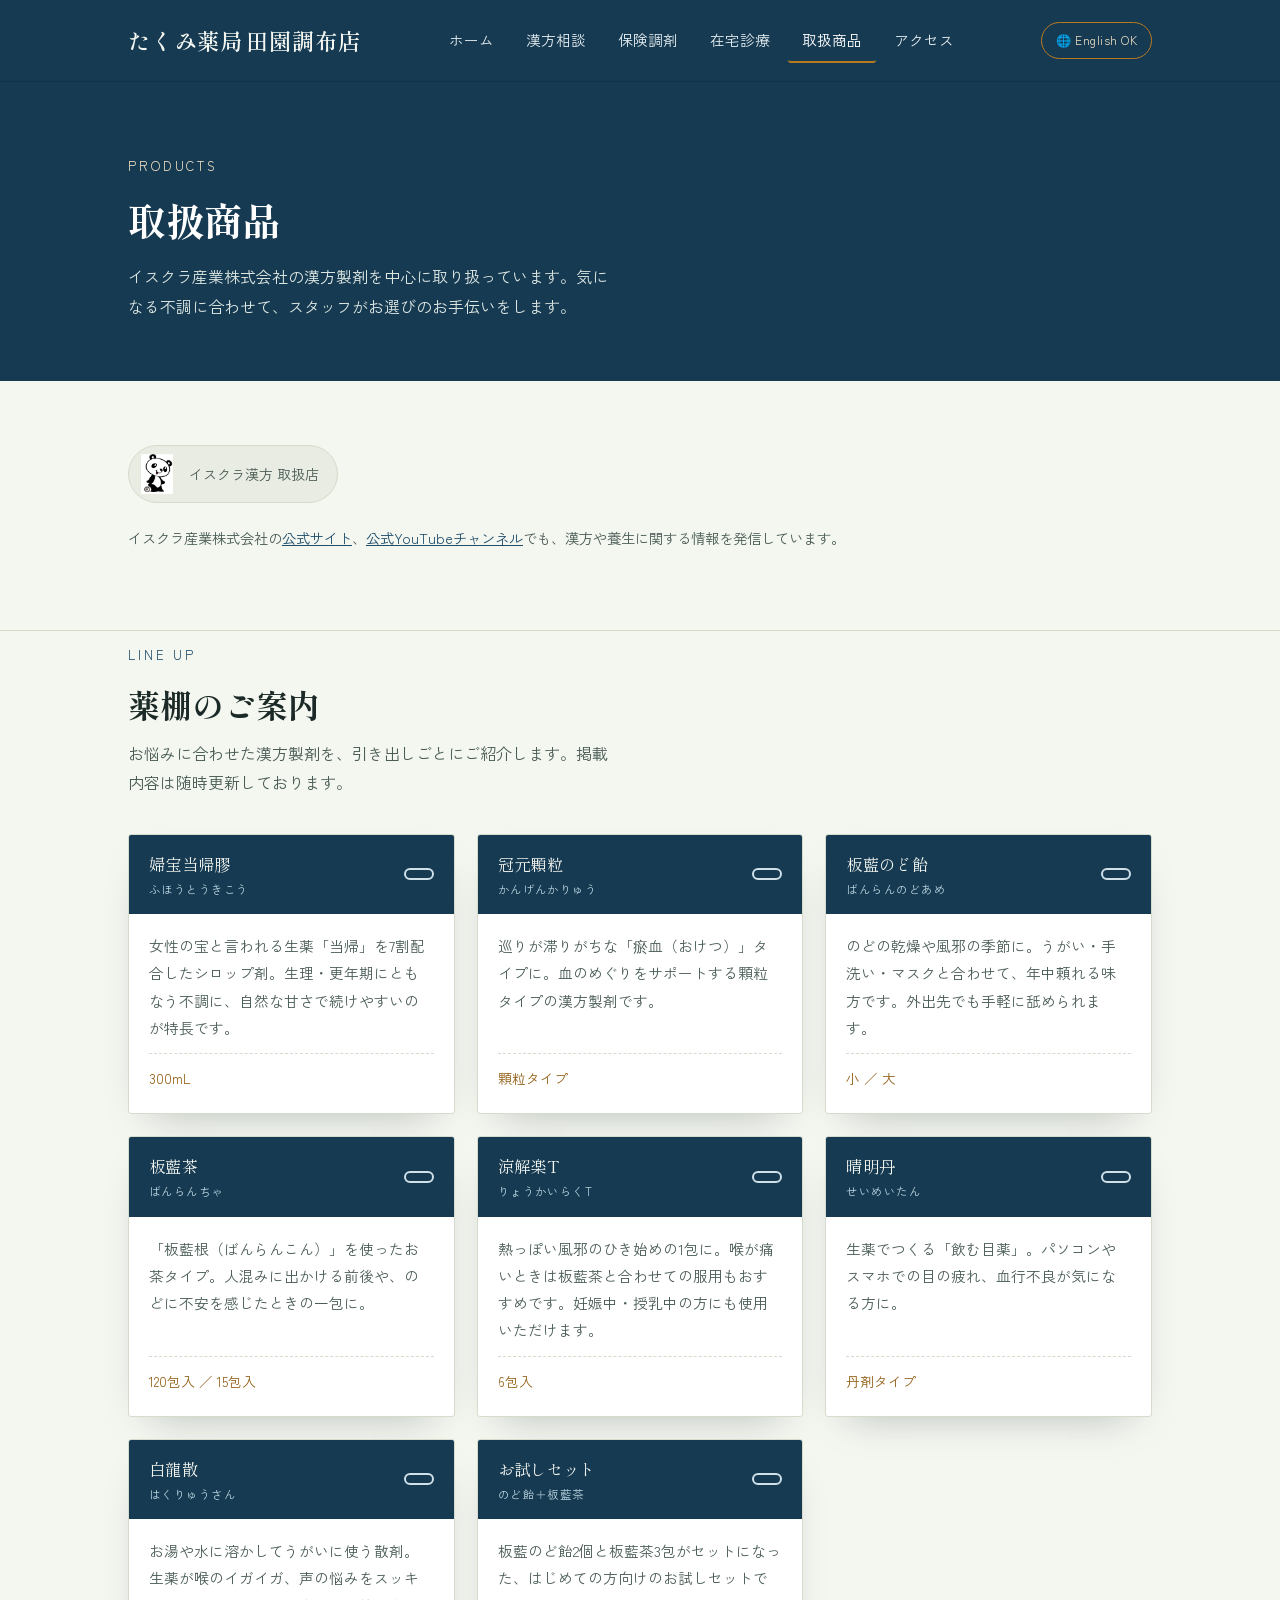
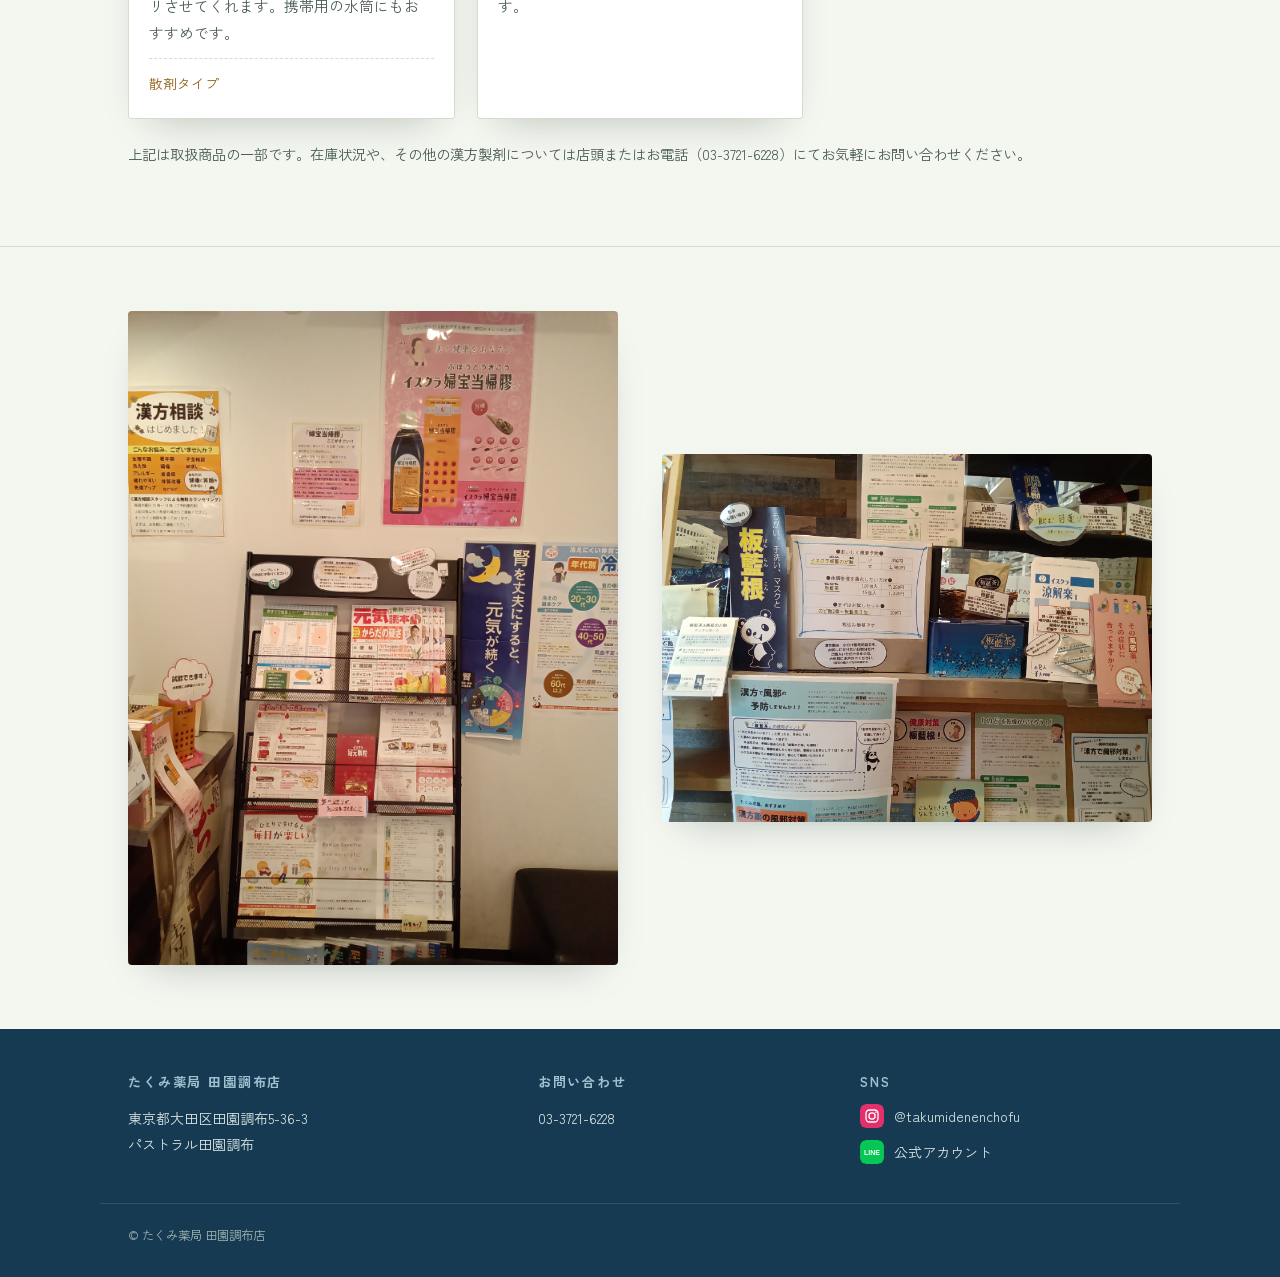
<file: products.html>
<!doctype html>
<html lang="ja">
<head>
<meta charset="utf-8">
<meta name="viewport" content="width=device-width, initial-scale=1">
<title>取扱商品 | たくみ薬局 田園調布店</title>
<link rel="stylesheet" href="https://fonts.googleapis.com/css2?family=Shippori+Mincho:wght@400;500;600;800&family=Zen+Kaku+Gothic+New:wght@400;500;700;900&display=swap">
<link rel="stylesheet" href="style.css">
</head>
<body>
<header class="site-header">
  <div class="header-inner">
    <a class="brand" href="index.html">
      <span class="brand-jp">たくみ薬局</span>
      <span class="brand-sub">田園調布店</span>
    </a>
    <nav class="site-nav">
      <a href="index.html">ホーム</a>
      <a href="kampo.html">漢方相談</a>
      <a href="hoken-chozai.html">保険調剤</a>
      <a href="zaitaku.html">在宅診療</a>
      <a href="products.html" aria-current="page">取扱商品</a>
      <a href="access.html">アクセス</a>
    </nav>
    <span class="lang-badge">🌐 English OK</span>
  </div>
</header>

<div class="page-banner">
  <div class="wrap">
    <p class="eyebrow">PRODUCTS</p>
    <h1>取扱商品</h1>
    <p>イスクラ産業株式会社の漢方製剤を中心に取り扱っています。気になる不調に合わせて、スタッフがお選びのお手伝いをします。</p>
  </div>
</div>

<section>
  <div class="wrap">
    <div class="brand-badge">
      <img src="images/panda-logo.png" alt="イスクラ産業のパンダマーク">
      <span>イスクラ漢方 取扱店</span>
    </div>
    <p class="note">イスクラ産業株式会社の<a href="https://www.iskra.co.jp/" target="_blank" rel="noopener">公式サイト</a>、<a href="https://www.youtube.com/@cocokara2689" target="_blank" rel="noopener">公式YouTubeチャンネル</a>でも、漢方や養生に関する情報を発信しています。</p>
  </div>
</section>

<section style="padding-top:0;">
  <div class="wrap">
    <div class="section-head">
      <p class="eyebrow">LINE UP</p>
      <h2>薬棚のご案内</h2>
      <p>お悩みに合わせた漢方製剤を、引き出しごとにご紹介します。掲載内容は随時更新しております。</p>
    </div>

    <div class="drawer-grid">
      <div class="drawer">
        <div class="drawer-plate">
          <div>
            <div class="name">婦宝当帰膠</div>
            <div class="kana">ふほうとうきこう</div>
          </div>
          <div class="drawer-handle"></div>
        </div>
        <div class="drawer-body">
          <p>女性の宝と言われる生薬「当帰」を7割配合したシロップ剤。生理・更年期にともなう不調に、自然な甘さで続けやすいのが特長です。</p>
          <div class="drawer-price">300mL</div>
        </div>
      </div>

      <div class="drawer">
        <div class="drawer-plate">
          <div>
            <div class="name">冠元顆粒</div>
            <div class="kana">かんげんかりゅう</div>
          </div>
          <div class="drawer-handle"></div>
        </div>
        <div class="drawer-body">
          <p>巡りが滞りがちな「瘀血（おけつ）」タイプに。血のめぐりをサポートする顆粒タイプの漢方製剤です。</p>
          <div class="drawer-price">顆粒タイプ</div>
        </div>
      </div>

      <div class="drawer">
        <div class="drawer-plate">
          <div>
            <div class="name">板藍のど飴</div>
            <div class="kana">ばんらんのどあめ</div>
          </div>
          <div class="drawer-handle"></div>
        </div>
        <div class="drawer-body">
          <p>のどの乾燥や風邪の季節に。うがい・手洗い・マスクと合わせて、年中頼れる味方です。外出先でも手軽に舐められます。</p>
          <div class="drawer-price">小 ／ 大</div>
        </div>
      </div>

      <div class="drawer">
        <div class="drawer-plate">
          <div>
            <div class="name">板藍茶</div>
            <div class="kana">ばんらんちゃ</div>
          </div>
          <div class="drawer-handle"></div>
        </div>
        <div class="drawer-body">
          <p>「板藍根（ばんらんこん）」を使ったお茶タイプ。人混みに出かける前後や、のどに不安を感じたときの一包に。</p>
          <div class="drawer-price">120包入 ／ 15包入</div>
        </div>
      </div>

      <div class="drawer">
        <div class="drawer-plate">
          <div>
            <div class="name">涼解楽T</div>
            <div class="kana">りょうかいらくT</div>
          </div>
          <div class="drawer-handle"></div>
        </div>
        <div class="drawer-body">
          <p>熱っぽい風邪のひき始めの1包に。喉が痛いときは板藍茶と合わせての服用もおすすめです。妊娠中・授乳中の方にも使用いただけます。</p>
          <div class="drawer-price">6包入</div>
        </div>
      </div>

      <div class="drawer">
        <div class="drawer-plate">
          <div>
            <div class="name">晴明丹</div>
            <div class="kana">せいめいたん</div>
          </div>
          <div class="drawer-handle"></div>
        </div>
        <div class="drawer-body">
          <p>生薬でつくる「飲む目薬」。パソコンやスマホでの目の疲れ、血行不良が気になる方に。</p>
          <div class="drawer-price">丹剤タイプ</div>
        </div>
      </div>

      <div class="drawer">
        <div class="drawer-plate">
          <div>
            <div class="name">白龍散</div>
            <div class="kana">はくりゅうさん</div>
          </div>
          <div class="drawer-handle"></div>
        </div>
        <div class="drawer-body">
          <p>お湯や水に溶かしてうがいに使う散剤。生薬が喉のイガイガ、声の悩みをスッキリさせてくれます。携帯用の水筒にもおすすめです。</p>
          <div class="drawer-price">散剤タイプ</div>
        </div>
      </div>

      <div class="drawer">
        <div class="drawer-plate">
          <div>
            <div class="name">お試しセット</div>
            <div class="kana">のど飴＋板藍茶</div>
          </div>
          <div class="drawer-handle"></div>
        </div>
        <div class="drawer-body">
          <p>板藍のど飴2個と板藍茶3包がセットになった、はじめての方向けのお試しセットです。</p>
        </div>
      </div>
    </div>

    <p class="note">上記は取扱商品の一部です。在庫状況や、その他の漢方製剤については店頭またはお電話（03-3721-6228）にてお気軽にお問い合わせください。</p>
  </div>
</section>

<section>
  <div class="wrap">
    <div class="split">
      <img src="images/product-fuho.jpg" alt="店内に掲示されたイスクラ婦宝当帰膠のポスターと商品">
      <img src="images/product-banlan.jpg" alt="店内の板藍根・板藍茶コーナーの展示">
    </div>
  </div>
</section>

<footer class="site-footer">
  <div class="wrap footer-inner">
    <div>
      <h4>たくみ薬局 田園調布店</h4>
      <p>東京都大田区田園調布5-36-3<br>パストラル田園調布</p>
    </div>
    <div>
      <h4>お問い合わせ</h4>
      <p><a href="tel:0337216228">03-3721-6228</a></p>
    </div>
    <div>
      <h4>SNS</h4>
      <div class="footer-sns-links">
        <a href="https://www.instagram.com/takumidenenchofu" target="_blank" rel="noopener">
          <svg viewBox="0 0 48 48" xmlns="http://www.w3.org/2000/svg" role="img" aria-label="Instagram"><rect width="48" height="48" rx="12" fill="#E1306C"/><rect x="12" y="12" width="24" height="24" rx="7" fill="none" stroke="#fff" stroke-width="2.6"/><circle cx="24" cy="24" r="6.2" fill="none" stroke="#fff" stroke-width="2.6"/><circle cx="31.6" cy="16.4" r="1.6" fill="#fff"/></svg>
          <span>@takumidenenchofu</span>
        </a>
        <a href="https://lin.ee/nmtRmc0" target="_blank" rel="noopener">
          <svg viewBox="0 0 48 48" xmlns="http://www.w3.org/2000/svg" role="img" aria-label="LINE"><rect width="48" height="48" rx="12" fill="#06C755"/><text x="24" y="30" text-anchor="middle" font-family="Arial, Helvetica, sans-serif" font-weight="700" font-size="14" fill="#ffffff">LINE</text></svg>
          <span>公式アカウント</span>
        </a>
      </div>
    </div>
  </div>
  <div class="footer-bottom wrap">
    &copy; たくみ薬局 田園調布店
  </div>
</footer>
</body>
</html>
</file>
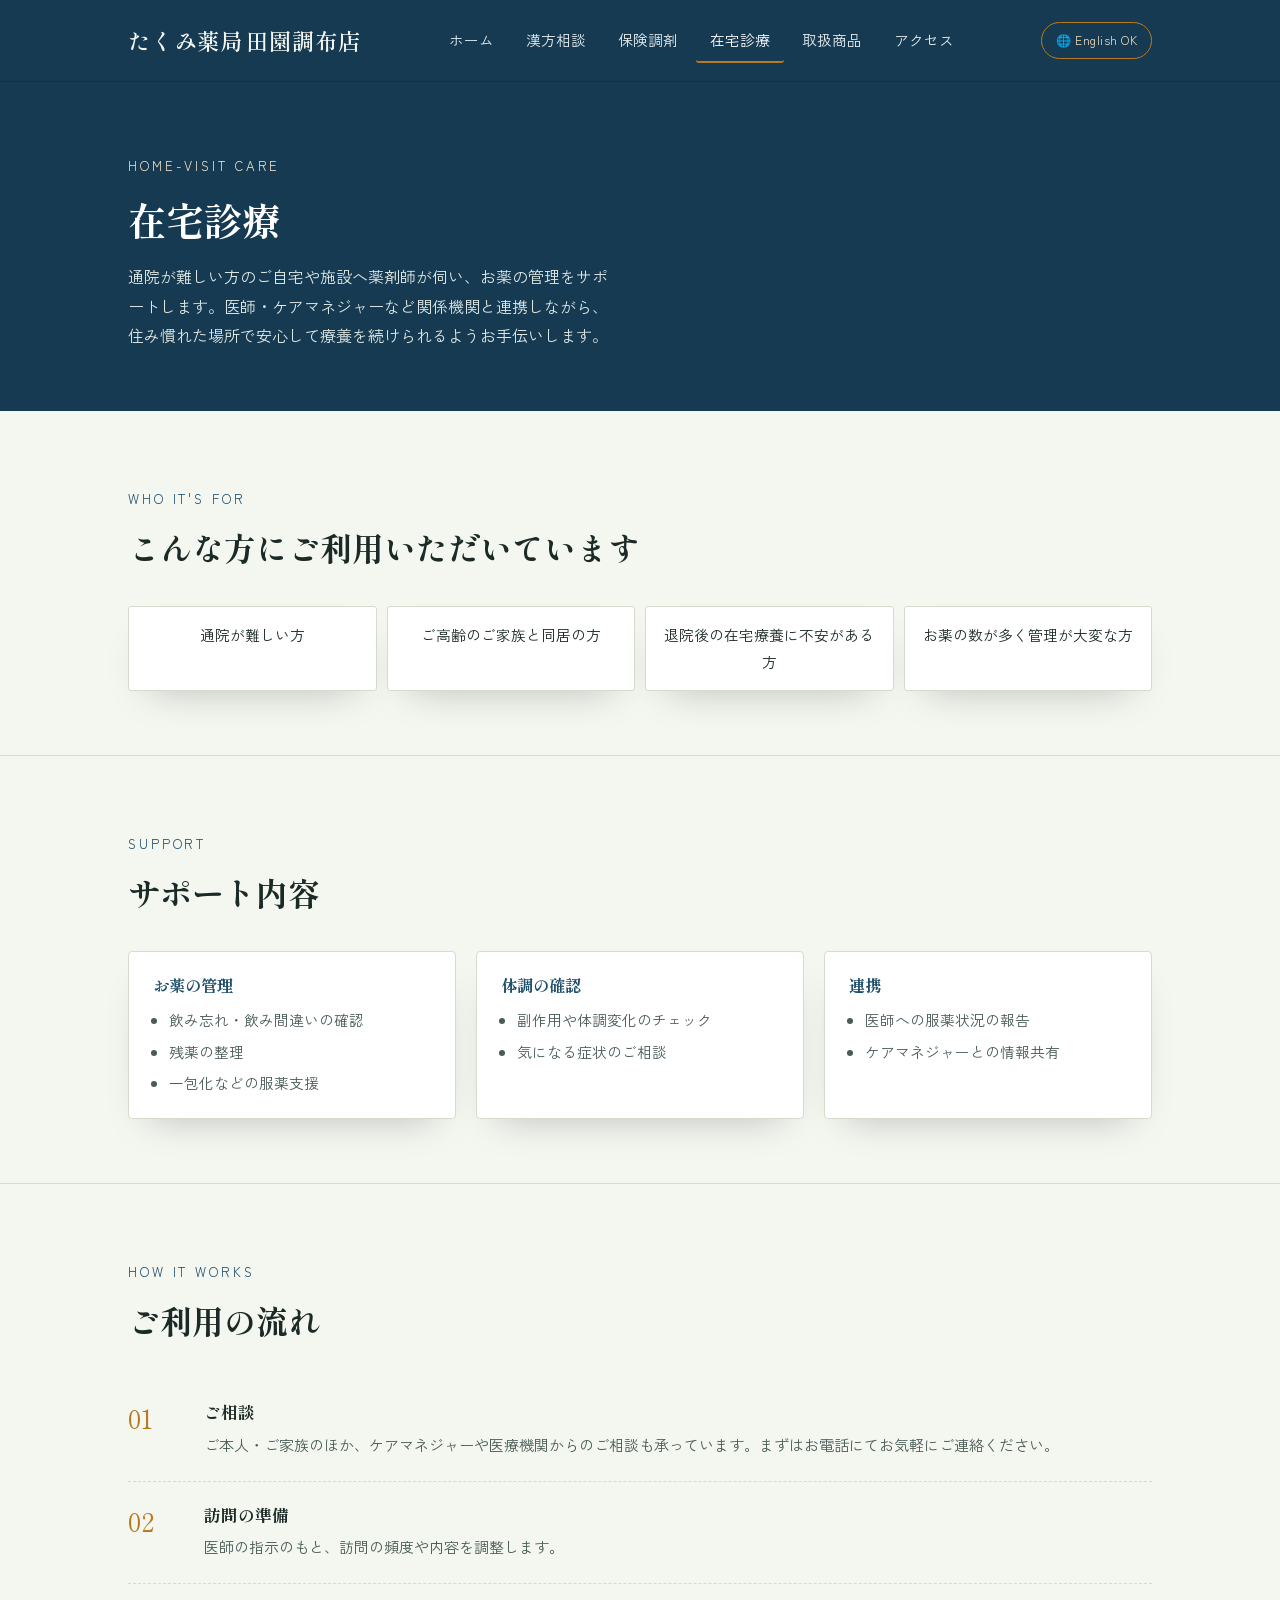
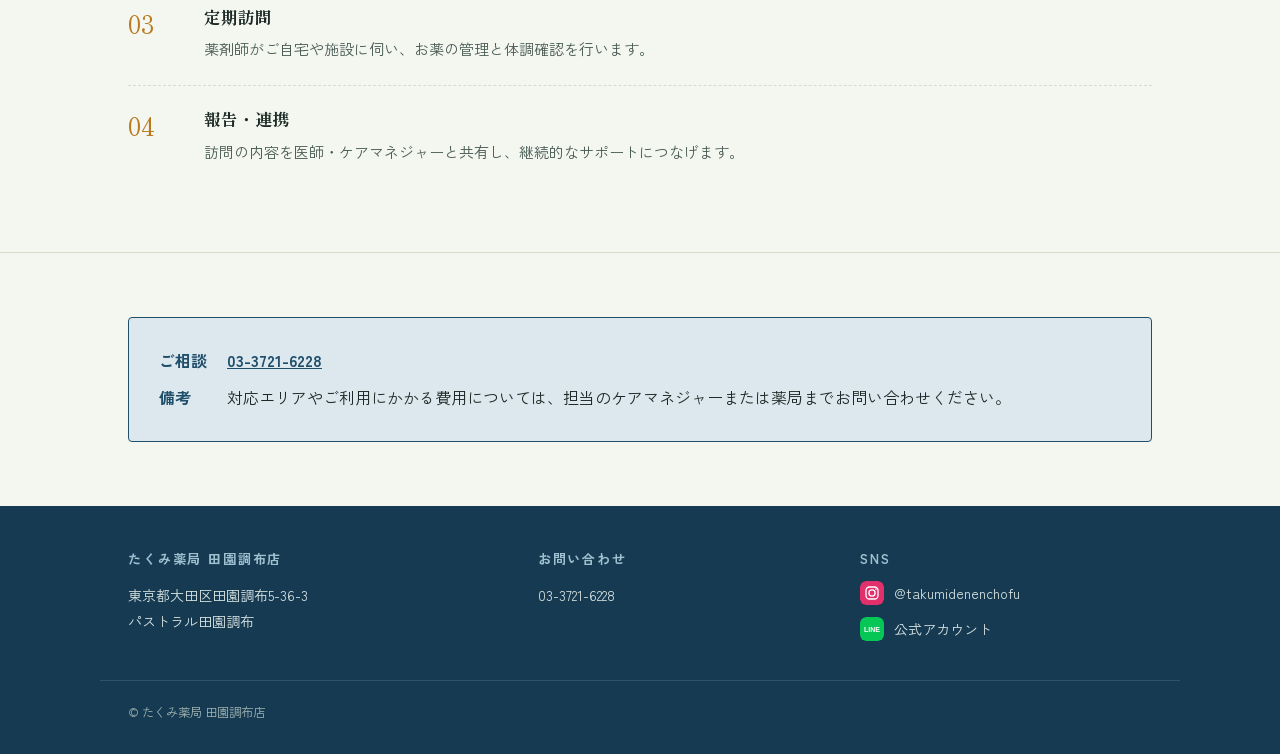
<file: zaitaku.html>
<!doctype html>
<html lang="ja">
<head>
<meta charset="utf-8">
<meta name="viewport" content="width=device-width, initial-scale=1">
<title>在宅診療 | たくみ薬局 田園調布店</title>
<link rel="stylesheet" href="https://fonts.googleapis.com/css2?family=Shippori+Mincho:wght@400;500;600;800&family=Zen+Kaku+Gothic+New:wght@400;500;700;900&display=swap">
<link rel="stylesheet" href="style.css">
</head>
<body>
<header class="site-header">
  <div class="header-inner">
    <a class="brand" href="index.html">
      <span class="brand-jp">たくみ薬局</span>
      <span class="brand-sub">田園調布店</span>
    </a>
    <nav class="site-nav">
      <a href="index.html">ホーム</a>
      <a href="kampo.html">漢方相談</a>
      <a href="hoken-chozai.html">保険調剤</a>
      <a href="zaitaku.html" aria-current="page">在宅診療</a>
      <a href="products.html">取扱商品</a>
      <a href="access.html">アクセス</a>
    </nav>
    <span class="lang-badge">🌐 English OK</span>
  </div>
</header>

<div class="page-banner">
  <div class="wrap">
    <p class="eyebrow">HOME-VISIT CARE</p>
    <h1>在宅診療</h1>
    <p>通院が難しい方のご自宅や施設へ薬剤師が伺い、お薬の管理をサポートします。医師・ケアマネジャーなど関係機関と連携しながら、住み慣れた場所で安心して療養を続けられるようお手伝いします。</p>
  </div>
</div>

<section>
  <div class="wrap">
    <div class="section-head">
      <p class="eyebrow">WHO IT'S FOR</p>
      <h2>こんな方にご利用いただいています</h2>
    </div>
    <ul class="tag-grid" style="grid-template-columns:repeat(auto-fill,minmax(220px,1fr));">
      <li>通院が難しい方</li>
      <li>ご高齢のご家族と同居の方</li>
      <li>退院後の在宅療養に不安がある方</li>
      <li>お薬の数が多く管理が大変な方</li>
    </ul>
  </div>
</section>

<section>
  <div class="wrap">
    <div class="section-head">
      <p class="eyebrow">SUPPORT</p>
      <h2>サポート内容</h2>
    </div>
    <div class="concern-groups">
      <div class="concern-group">
        <h3>お薬の管理</h3>
        <ul>
          <li>飲み忘れ・飲み間違いの確認</li>
          <li>残薬の整理</li>
          <li>一包化などの服薬支援</li>
        </ul>
      </div>
      <div class="concern-group">
        <h3>体調の確認</h3>
        <ul>
          <li>副作用や体調変化のチェック</li>
          <li>気になる症状のご相談</li>
        </ul>
      </div>
      <div class="concern-group">
        <h3>連携</h3>
        <ul>
          <li>医師への服薬状況の報告</li>
          <li>ケアマネジャーとの情報共有</li>
        </ul>
      </div>
    </div>
  </div>
</section>

<section>
  <div class="wrap">
    <div class="section-head">
      <p class="eyebrow">HOW IT WORKS</p>
      <h2>ご利用の流れ</h2>
    </div>
    <ol class="flow">
      <li>
        <div>
          <h3>ご相談</h3>
          <p>ご本人・ご家族のほか、ケアマネジャーや医療機関からのご相談も承っています。まずはお電話にてお気軽にご連絡ください。</p>
        </div>
      </li>
      <li>
        <div>
          <h3>訪問の準備</h3>
          <p>医師の指示のもと、訪問の頻度や内容を調整します。</p>
        </div>
      </li>
      <li>
        <div>
          <h3>定期訪問</h3>
          <p>薬剤師がご自宅や施設に伺い、お薬の管理と体調確認を行います。</p>
        </div>
      </li>
      <li>
        <div>
          <h3>報告・連携</h3>
          <p>訪問の内容を医師・ケアマネジャーと共有し、継続的なサポートにつなげます。</p>
        </div>
      </li>
    </ol>
  </div>
</section>

<section>
  <div class="wrap">
    <div class="info-box">
      <dl>
        <dt>ご相談</dt>
        <dd><a href="tel:0337216228" style="color:var(--indigo); font-weight:700;">03-3721-6228</a></dd>
        <dt>備考</dt>
        <dd>対応エリアやご利用にかかる費用については、担当のケアマネジャーまたは薬局までお問い合わせください。</dd>
      </dl>
    </div>
  </div>
</section>

<footer class="site-footer">
  <div class="wrap footer-inner">
    <div>
      <h4>たくみ薬局 田園調布店</h4>
      <p>東京都大田区田園調布5-36-3<br>パストラル田園調布</p>
    </div>
    <div>
      <h4>お問い合わせ</h4>
      <p><a href="tel:0337216228">03-3721-6228</a></p>
    </div>
    <div>
      <h4>SNS</h4>
      <div class="footer-sns-links">
        <a href="https://www.instagram.com/takumidenenchofu" target="_blank" rel="noopener">
          <svg viewBox="0 0 48 48" xmlns="http://www.w3.org/2000/svg" role="img" aria-label="Instagram"><rect width="48" height="48" rx="12" fill="#E1306C"/><rect x="12" y="12" width="24" height="24" rx="7" fill="none" stroke="#fff" stroke-width="2.6"/><circle cx="24" cy="24" r="6.2" fill="none" stroke="#fff" stroke-width="2.6"/><circle cx="31.6" cy="16.4" r="1.6" fill="#fff"/></svg>
          <span>@takumidenenchofu</span>
        </a>
        <a href="https://lin.ee/nmtRmc0" target="_blank" rel="noopener">
          <svg viewBox="0 0 48 48" xmlns="http://www.w3.org/2000/svg" role="img" aria-label="LINE"><rect width="48" height="48" rx="12" fill="#06C755"/><text x="24" y="30" text-anchor="middle" font-family="Arial, Helvetica, sans-serif" font-weight="700" font-size="14" fill="#ffffff">LINE</text></svg>
          <span>公式アカウント</span>
        </a>
      </div>
    </div>
  </div>
  <div class="footer-bottom wrap">
    &copy; たくみ薬局 田園調布店
  </div>
</footer>
</body>
</html>
</file>
<file: style.css>
/* ==========================================================================
   たくみ薬局 田園調布店 — shared stylesheet
   ========================================================================== */

:root {
  --ink: #1b2a26;
  --ink-soft: #4a5c56;
  --paper: #f4f6f0;
  --paper-raised: #ffffff;
  --paper-sunken: #e9ece2;
  --indigo: #1f4e6b;
  --indigo-deep: #163a52;
  --indigo-soft: #dce8ee;
  --amber: #b97a1f;
  --amber-deep: #935f16;
  --amber-soft: #f3e2c4;
  --line: #d6dccb;
  --shadow: 0 18px 40px -24px rgba(22, 42, 38, 0.35);
}

@media (prefers-color-scheme: dark) {
  :root:not([data-theme="light"]) {
    --ink: #eef1ea;
    --ink-soft: #b7c2ba;
    --paper: #101713;
    --paper-raised: #182420;
    --paper-sunken: #0c1210;
    --indigo: #82b0cc;
    --indigo-deep: #0e2431;
    --indigo-soft: #1c313c;
    --amber: #e3a83f;
    --amber-deep: #c98a2c;
    --amber-soft: #3a2f18;
    --line: #2a352f;
    --shadow: 0 18px 40px -20px rgba(0, 0, 0, 0.55);
  }
}

:root[data-theme="dark"] {
  --ink: #eef1ea;
  --ink-soft: #b7c2ba;
  --paper: #101713;
  --paper-raised: #182420;
  --paper-sunken: #0c1210;
  --indigo: #82b0cc;
  --indigo-deep: #0e2431;
  --indigo-soft: #1c313c;
  --amber: #e3a83f;
  --amber-deep: #c98a2c;
  --amber-soft: #3a2f18;
  --line: #2a352f;
  --shadow: 0 18px 40px -20px rgba(0, 0, 0, 0.55);
}

* {
  box-sizing: border-box;
}

html {
  scroll-behavior: smooth;
}

body {
  margin: 0;
  background: var(--paper);
  color: var(--ink);
  font-family: "Zen Kaku Gothic New", "Noto Sans JP", "Hiragino Sans", sans-serif;
  font-size: 16px;
  line-height: 1.85;
  -webkit-font-smoothing: antialiased;
}

h1, h2, h3, h4 {
  font-family: "Shippori Mincho", "Noto Serif JP", serif;
  color: var(--ink);
  line-height: 1.4;
  text-wrap: balance;
  margin: 0;
}

a {
  color: inherit;
}

img {
  display: block;
  max-width: 100%;
}

.wrap {
  max-width: 1080px;
  margin: 0 auto;
  padding: 0 28px;
}

.prose {
  max-width: 640px;
}

.prose p {
  color: var(--ink-soft);
  font-size: 1.02rem;
}

.prose p + p {
  margin-top: 22px;
}

.prose strong {
  color: var(--ink);
}

/* ---------- header ---------- */

.site-header {
  background: var(--indigo-deep);
  border-bottom: 1px solid rgba(0, 0, 0, 0.15);
}

.header-inner {
  max-width: 1080px;
  margin: 0 auto;
  padding: 18px 28px;
  display: flex;
  align-items: center;
  justify-content: space-between;
  gap: 24px;
  flex-wrap: wrap;
}

.brand {
  display: flex;
  align-items: baseline;
  gap: 4px;
  text-decoration: none;
  color: #f4f6f0;
}

.brand-jp,
.brand-sub {
  font-family: "Shippori Mincho", serif;
  font-size: 1.4rem;
  font-weight: 600;
  letter-spacing: 0.04em;
  color: #f4f6f0;
}

.site-nav {
  display: flex;
  gap: 4px;
  flex-wrap: wrap;
}

.site-nav a {
  display: inline-block;
  padding: 8px 14px;
  border-radius: 3px;
  text-decoration: none;
  font-size: 0.92rem;
  color: #e4ecef;
  border-bottom: 2px solid transparent;
  transition: border-color 0.15s ease, background 0.15s ease;
}

.site-nav a:hover {
  background: rgba(255, 255, 255, 0.06);
}

.site-nav a[aria-current="page"] {
  border-bottom-color: var(--amber);
  color: #fff;
}

/* ---------- language badge ---------- */

.lang-badge {
  display: inline-flex;
  align-items: center;
  gap: 6px;
  padding: 6px 14px;
  border: 1px solid var(--amber);
  border-radius: 20px;
  font-size: 0.76rem;
  letter-spacing: 0.04em;
  color: var(--amber-soft);
  white-space: nowrap;
}

.hero-copy .lang-badge {
  margin-bottom: 18px;
}

.hero-copy .lead-en {
  margin-top: 10px;
  font-style: italic;
  font-size: 0.92rem;
  color: #c7d6cf;
  max-width: 42ch;
}

/* ---------- regulatory notice blocks ---------- */

.notice-group {
  display: grid;
  gap: 14px;
}

.notice-group + .notice-group {
  margin-top: 30px;
}

.notice-group h3 {
  font-size: 1rem;
  color: var(--indigo);
}

.tbd {
  background: var(--amber-soft);
  color: var(--amber-deep);
  padding: 1px 8px;
  border-radius: 3px;
  font-size: 0.88em;
  font-weight: 700;
  white-space: nowrap;
}

/* ---------- buttons ---------- */

.btn {
  display: inline-flex;
  align-items: center;
  gap: 8px;
  padding: 13px 26px;
  border-radius: 3px;
  font-size: 0.95rem;
  text-decoration: none;
  border: 1px solid transparent;
  font-weight: 500;
  letter-spacing: 0.02em;
  transition: transform 0.15s ease, box-shadow 0.15s ease, background 0.15s ease;
}

.btn-primary {
  background: var(--amber);
  color: #2a1a05;
}

.btn-primary:hover {
  background: var(--amber-deep);
}

.btn-ghost {
  background: transparent;
  border-color: var(--line);
  color: var(--ink);
}

.btn-ghost:hover {
  border-color: var(--indigo);
  color: var(--indigo);
}

.hero-actions {
  display: flex;
  gap: 14px;
  flex-wrap: wrap;
  margin-top: 30px;
}

.hero-actions .btn {
  width: 240px;
  justify-content: center;
}

/* ---------- hero (index) ---------- */

.hero {
  position: relative;
  min-height: 480px;
  display: flex;
  align-items: flex-end;
  color: #f4f6f0;
  overflow: hidden;
}

.hero-media {
  position: absolute;
  inset: 0;
}

.hero-media img {
  width: 100%;
  height: 100%;
  object-fit: cover;
  object-position: center 30%;
}

.hero-media::after {
  content: "";
  position: absolute;
  inset: 0;
  background: linear-gradient(
    180deg,
    rgba(15, 30, 40, 0.72) 0%,
    rgba(15, 30, 40, 0.58) 40%,
    rgba(15, 30, 40, 0.88) 100%
  );
}

.hero-copy {
  position: relative;
  padding: 64px 28px 56px;
  max-width: 1080px;
  margin: 0 auto;
  width: 100%;
}

.eyebrow {
  font-size: 0.82rem;
  letter-spacing: 0.22em;
  color: var(--amber-soft);
  margin: 0 0 14px;
  text-transform: uppercase;
}

.hero-copy h1 {
  font-size: clamp(1.9rem, 4.2vw, 2.9rem);
  color: #fff;
  max-width: 14ch;
}

.hero-copy .lead {
  margin-top: 20px;
  max-width: 52ch;
  color: #e7ede8;
  font-size: 1rem;
}

/* ---------- generic section rhythm ---------- */

section {
  padding: 64px 0;
}

section + section {
  border-top: 1px solid var(--line);
}

.section-head {
  margin-bottom: 36px;
}

.section-head .eyebrow {
  color: var(--indigo);
}

.section-head h2 {
  font-size: clamp(1.5rem, 3vw, 2rem);
}

.section-head p {
  color: var(--ink-soft);
  margin-top: 12px;
  max-width: 60ch;
}

/* ---------- concern tags ---------- */

.tag-grid {
  list-style: none;
  display: grid;
  grid-template-columns: repeat(auto-fill, minmax(140px, 1fr));
  gap: 10px;
  margin: 0;
  padding: 0;
}

.tag-grid li {
  background: var(--paper-raised);
  border: 1px solid var(--line);
  border-radius: 3px;
  padding: 14px 16px;
  font-size: 0.92rem;
  text-align: center;
  box-shadow: var(--shadow);
}

.note {
  margin-top: 22px;
  color: var(--ink-soft);
  font-size: 0.9rem;
}

.note a {
  color: var(--indigo);
  text-decoration: underline;
}

/* ---------- concern groups (kampo page) ---------- */

.concern-groups {
  display: grid;
  grid-template-columns: repeat(auto-fit, minmax(230px, 1fr));
  gap: 20px;
}

.concern-group {
  background: var(--paper-raised);
  border: 1px solid var(--line);
  border-radius: 4px;
  padding: 22px 24px;
  box-shadow: var(--shadow);
}

.concern-group h3 {
  font-size: 1.02rem;
  color: var(--indigo);
  margin-bottom: 10px;
}

.concern-group ul {
  margin: 0;
  padding-left: 1.1em;
  color: var(--ink-soft);
  font-size: 0.92rem;
}

.concern-group li + li {
  margin-top: 4px;
}

/* ---------- numbered flow ---------- */

.flow {
  list-style: none;
  margin: 0;
  padding: 0;
  display: grid;
  gap: 0;
  counter-reset: flow;
}

.flow li {
  counter-increment: flow;
  display: grid;
  grid-template-columns: 56px 1fr;
  gap: 20px;
  padding: 22px 0;
}

.flow li + li {
  border-top: 1px dashed var(--line);
}

.flow li::before {
  content: counter(flow, decimal-leading-zero);
  font-family: "Shippori Mincho", serif;
  font-size: 1.6rem;
  color: var(--amber);
  line-height: 1.3;
}

.flow h3 {
  font-size: 1.05rem;
  margin-bottom: 6px;
}

.flow p {
  margin: 0;
  color: var(--ink-soft);
  font-size: 0.94rem;
}

/* ---------- info box ---------- */

.info-box {
  background: var(--indigo-soft);
  border: 1px solid var(--indigo);
  border-radius: 4px;
  padding: 28px 30px;
  display: grid;
  gap: 12px;
}

.info-box dl {
  margin: 0;
  display: grid;
  grid-template-columns: max-content 1fr;
  gap: 8px 20px;
}

.info-box dt {
  color: var(--indigo);
  font-weight: 700;
  white-space: nowrap;
}

.info-box dd {
  margin: 0;
}

/* ---------- standard (facility criteria) items ---------- */

.standard-item + .standard-item {
  margin-top: 26px;
  padding-top: 26px;
  border-top: 1px dashed var(--indigo);
}

.standard-item h4 {
  font-family: "Shippori Mincho", serif;
  color: var(--indigo);
  font-size: 1.02rem;
  margin-bottom: 8px;
}

.standard-item p {
  margin: 0;
}

.standard-item p + p {
  margin-top: 10px;
}

.standard-item ol,
.standard-item ul {
  margin: 10px 0 0;
  padding-left: 1.3em;
}

.standard-item ol ol,
.standard-item ul ul {
  margin-top: 6px;
  padding-left: 1.4em;
}

.standard-item li + li {
  margin-top: 6px;
}

.standard-item .ref-no {
  display: block;
  margin-top: 10px;
  font-size: 0.85rem;
  color: var(--ink-soft);
}

/* ---------- image + copy split ---------- */

.split {
  display: grid;
  grid-template-columns: 1fr 1fr;
  gap: 44px;
  align-items: center;
}

.split img {
  border-radius: 4px;
  box-shadow: var(--shadow);
}

@media (max-width: 760px) {
  .split {
    grid-template-columns: 1fr;
  }
}

/* ---------- drawer cards (products) ---------- */

.drawer-grid {
  display: grid;
  grid-template-columns: repeat(auto-fit, minmax(260px, 1fr));
  gap: 22px;
}

.drawer {
  background: var(--paper-raised);
  border: 1px solid var(--line);
  border-radius: 3px;
  box-shadow: var(--shadow);
  overflow: hidden;
  display: flex;
  flex-direction: column;
}

.drawer-plate {
  background: var(--indigo-deep);
  color: #f4f6f0;
  padding: 14px 20px;
  display: flex;
  align-items: center;
  justify-content: space-between;
  gap: 12px;
}

.drawer-plate .name {
  font-family: "Shippori Mincho", serif;
  font-size: 1.02rem;
  letter-spacing: 0.02em;
}

.drawer-plate .kana {
  font-size: 0.72rem;
  color: #b9d3de;
  letter-spacing: 0.04em;
}

.drawer-handle {
  width: 30px;
  height: 12px;
  border-radius: 6px;
  border: 2px solid #cfe0e8;
  flex-shrink: 0;
}

.drawer-body {
  padding: 18px 20px 22px;
  display: flex;
  flex-direction: column;
  gap: 12px;
  flex: 1;
}

.drawer-body p {
  margin: 0;
  color: var(--ink-soft);
  font-size: 0.92rem;
}

.drawer-price {
  margin-top: auto;
  padding-top: 12px;
  border-top: 1px dashed var(--line);
  font-size: 0.85rem;
  color: var(--amber-deep);
  font-variant-numeric: tabular-nums;
}

/* ---------- featured strip (index) ---------- */

.featured-strip {
  display: grid;
  grid-template-columns: repeat(auto-fit, minmax(220px, 1fr));
  gap: 20px;
}

.featured-card {
  background: var(--paper-raised);
  border: 1px solid var(--line);
  border-radius: 4px;
  padding: 22px;
  box-shadow: var(--shadow);
}

.featured-card .name {
  font-family: "Shippori Mincho", serif;
  color: var(--indigo);
  font-size: 1.05rem;
  margin-bottom: 8px;
}

.featured-card p {
  margin: 0;
  color: var(--ink-soft);
  font-size: 0.9rem;
}

/* ---------- brand badge ---------- */

.brand-badge {
  display: inline-flex;
  align-items: center;
  gap: 12px;
  background: var(--paper-sunken);
  border: 1px solid var(--line);
  border-radius: 30px;
  padding: 8px 18px 8px 8px;
}

.brand-badge img {
  width: 40px;
  height: 40px;
  object-fit: contain;
}

.brand-badge span {
  font-size: 0.88rem;
  color: var(--ink-soft);
}

/* ---------- access page ---------- */

.contact-grid {
  display: grid;
  grid-template-columns: 1fr 1fr;
  gap: 40px;
  align-items: start;
}

@media (max-width: 760px) {
  .contact-grid {
    grid-template-columns: 1fr;
  }
}

.sns-list {
  list-style: none;
  margin: 18px 0 0;
  padding: 0;
  display: grid;
  gap: 10px;
}

.sns-list a:not(.sns-button) {
  display: inline-block;
  text-decoration: none;
  color: var(--indigo);
  border-bottom: 1px solid var(--indigo);
  font-size: 0.94rem;
}

/* ---------- SNS icon links ---------- */

.sns-buttons {
  display: flex;
  flex-wrap: wrap;
  gap: 12px;
  margin-top: 6px;
}

.sns-button {
  display: inline-flex;
  align-items: center;
  gap: 10px;
  padding: 8px 18px 8px 8px;
  border: 1px solid var(--line);
  border-radius: 30px;
  text-decoration: none;
  color: var(--ink);
  font-size: 0.9rem;
  background: var(--paper-raised);
  box-shadow: var(--shadow);
  transition: border-color 0.15s ease;
}

.sns-button:hover {
  border-color: var(--indigo);
}

.sns-button svg {
  width: 28px;
  height: 28px;
  border-radius: 7px;
  flex-shrink: 0;
}

.footer-sns-links {
  display: flex;
  flex-direction: column;
  gap: 10px;
}

.footer-sns-links a {
  display: inline-flex;
  align-items: center;
  gap: 10px;
  text-decoration: none;
  color: #e4ecef;
  font-size: 0.88rem;
}

.footer-sns-links a:hover {
  text-decoration: underline;
}

.footer-sns-links svg {
  width: 24px;
  height: 24px;
  border-radius: 6px;
  flex-shrink: 0;
}

/* ---------- instagram update banner ---------- */

.insta-banner {
  background: var(--paper-sunken);
  border-bottom: 1px solid var(--line);
}

.insta-banner .wrap {
  display: flex;
  align-items: center;
  gap: 12px;
  padding: 12px 28px;
  flex-wrap: wrap;
}

.insta-banner svg {
  width: 24px;
  height: 24px;
  border-radius: 6px;
  flex-shrink: 0;
}

.insta-banner .label {
  font-size: 0.86rem;
  color: var(--ink-soft);
}

.insta-banner .label strong {
  color: var(--ink);
}

.insta-banner .cta {
  margin-left: auto;
  font-size: 0.85rem;
  color: var(--indigo);
  text-decoration: none;
  border-bottom: 1px solid var(--indigo);
  white-space: nowrap;
}

.map-caption {
  margin-top: 10px;
  font-size: 0.85rem;
  color: var(--ink-soft);
}

/* ---------- footer ---------- */

.site-footer {
  background: var(--indigo-deep);
  color: #e4ecef;
  padding: 44px 0 30px;
}

.footer-inner {
  display: grid;
  grid-template-columns: 1.3fr 1fr 1fr;
  gap: 30px;
}

@media (max-width: 760px) {
  .footer-inner {
    grid-template-columns: 1fr;
  }
}

.footer-inner h4 {
  font-size: 0.82rem;
  letter-spacing: 0.14em;
  color: #9fc0cf;
  margin-bottom: 12px;
  font-family: "Zen Kaku Gothic New", sans-serif;
}

.footer-inner p, .footer-inner a {
  font-size: 0.88rem;
  color: #d9e4e2;
  text-decoration: none;
}

.footer-inner a:hover {
  text-decoration: underline;
}

.footer-bottom {
  max-width: 1080px;
  margin: 32px auto 0;
  padding: 20px 28px 0;
  border-top: 1px solid rgba(255, 255, 255, 0.12);
  font-size: 0.78rem;
  color: #9fb2b0;
}

/* ---------- page banner (non-home pages) ---------- */

.page-banner {
  background: var(--indigo-deep);
  color: #f4f6f0;
  padding: 56px 0 44px;
}

.page-banner .eyebrow {
  color: var(--amber-soft);
}

.page-banner h1 {
  color: #fff;
  font-size: clamp(1.7rem, 3.6vw, 2.4rem);
  margin-top: 12px;
}

.page-banner p {
  margin-top: 16px;
  max-width: 60ch;
  color: #dde7e2;
}
</file>
